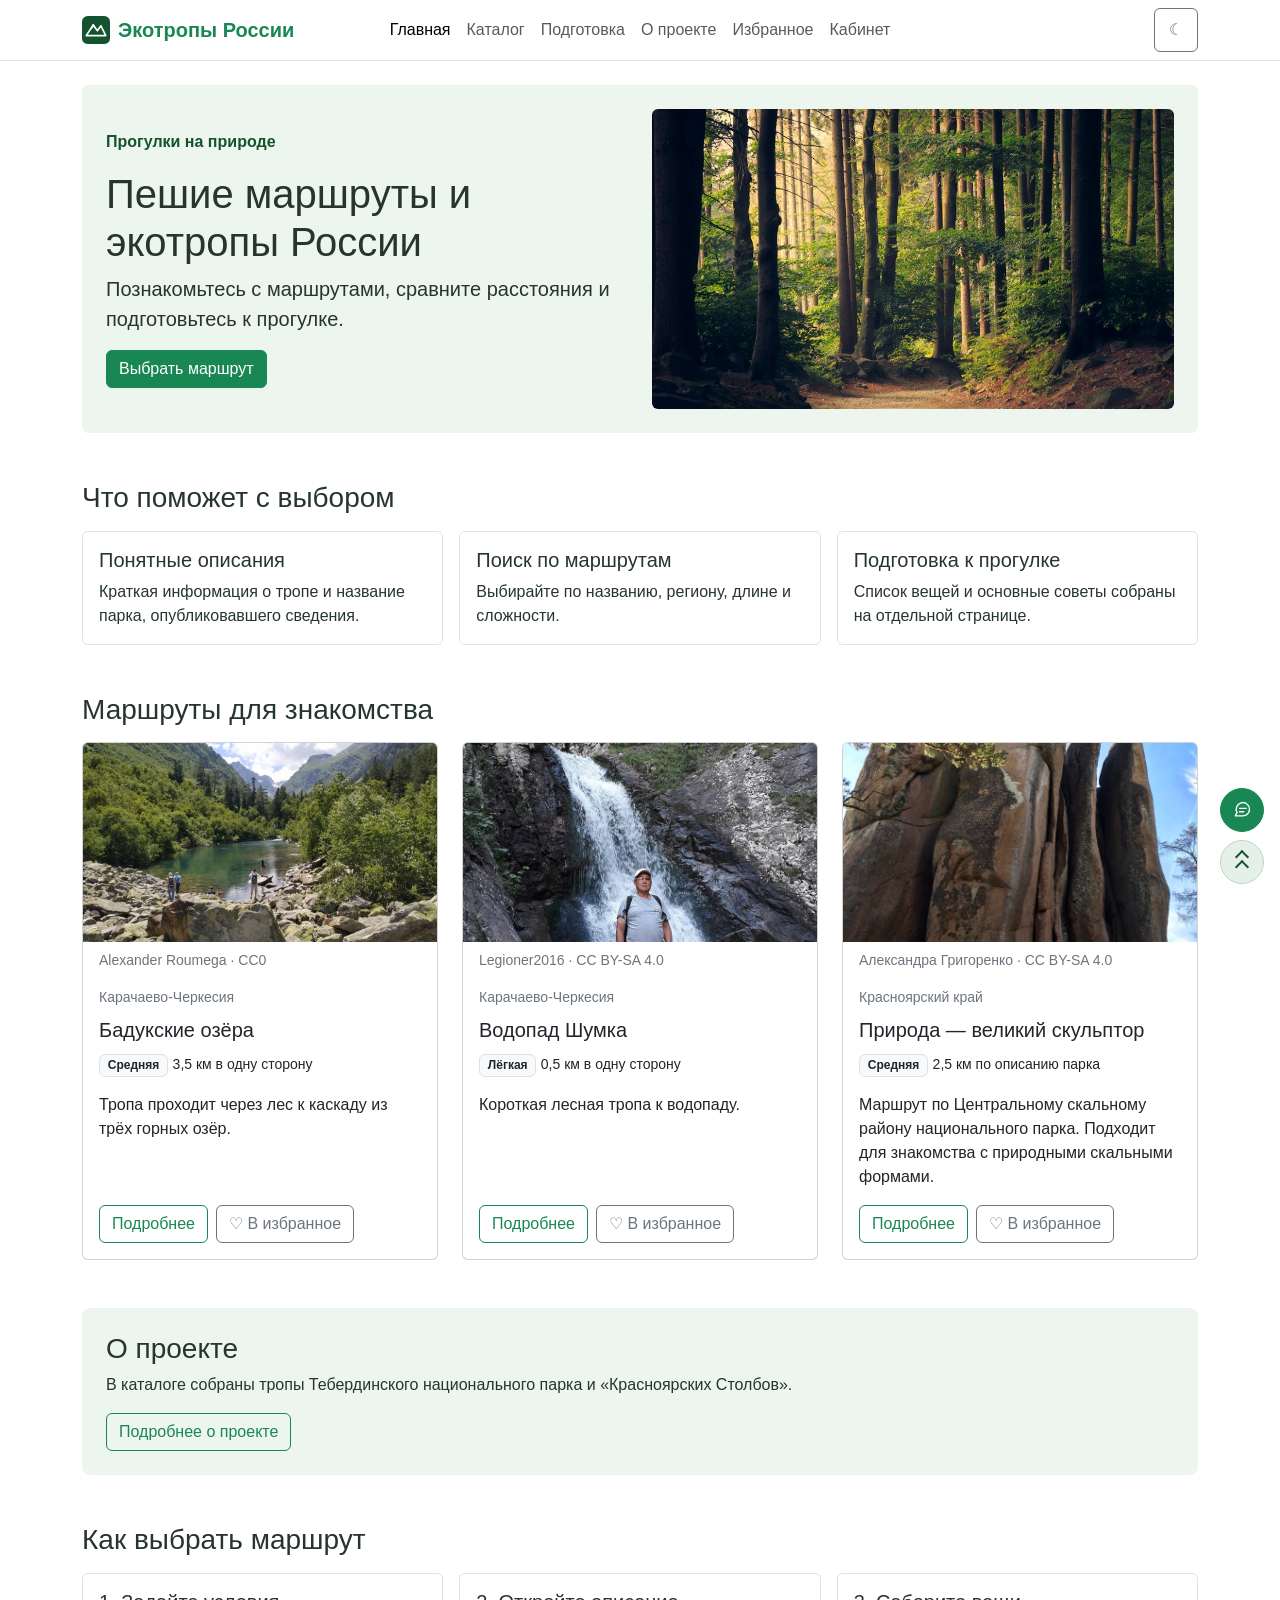
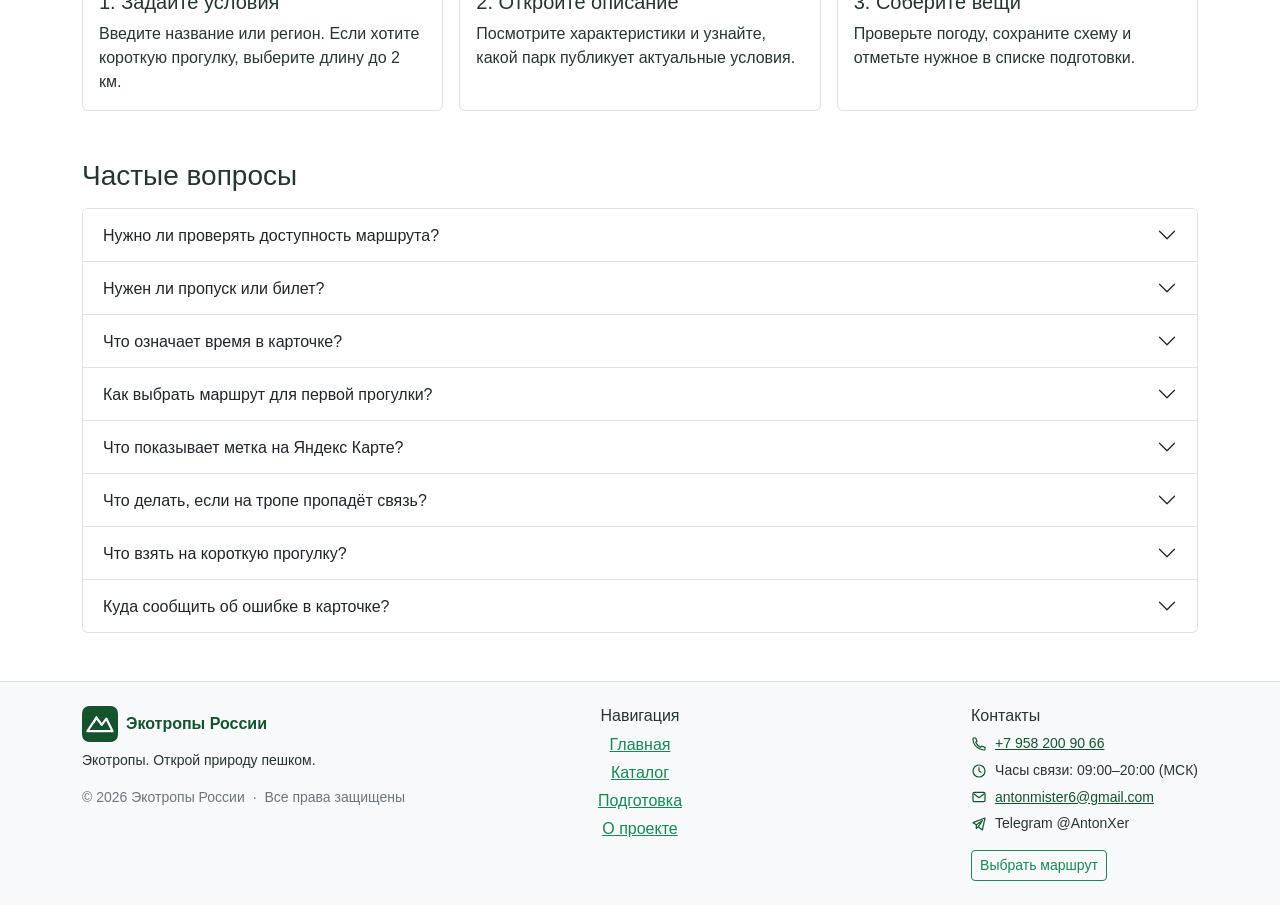
<file: index.html>
<!doctype html>
<html lang="ru">
<head>
  <meta charset="UTF-8">
  <meta name="viewport" content="width=device-width, initial-scale=1">
  <meta name="description" content="Каталог пеших маршрутов и экологических троп России: описание, расстояния и подготовка к прогулке.">
  <title>Главная — Экотропы России</title>
  <script src="js/theme.js?v=20261113"></script>
  <link rel="stylesheet" href="vendor/bootstrap/css/bootstrap.min.css">
  <link rel="stylesheet" href="css/custom.css?v=20261114">
  <script src="vendor/bootstrap/js/bootstrap.bundle.min.js" defer></script>
  <script src="js/routes.js?v=20261114c" defer></script>
  <script src="js/main.js?v=20261113" defer></script>
  <script src="js/profile.js?v=20261113" defer></script>
  <script src="js/help.js?v=20261114b" defer></script>
</head>
<body id="top">
  <a class="visually-hidden-focusable" href="#main">Перейти к содержимому</a>
  <header class="sticky-top bg-body border-bottom">
    <nav class="navbar navbar-expand-lg site-navbar" aria-label="Основная навигация">
      <div class="container">
        <a class="navbar-brand d-inline-flex align-items-center gap-2 fw-bold text-success" href="index.html"><img src="images/logo.svg" width="28" height="28" alt="">Экотропы России</a>
        <button class="navbar-toggler" type="button" data-bs-toggle="collapse" data-bs-target="#site-menu" aria-controls="site-menu" aria-expanded="false" aria-label="Открыть меню"><span class="navbar-toggler-icon"></span></button>
        <div class="collapse navbar-collapse" id="site-menu">
          <ul class="navbar-nav text-center">
            <li class="nav-item"><a class="nav-link active" aria-current="page" href="index.html">Главная</a></li>
            <li class="nav-item"><a class="nav-link" href="catalog.html">Каталог</a></li>
            <li class="nav-item"><a class="nav-link" href="preparation.html">Подготовка</a></li>
            <li class="nav-item"><a class="nav-link" href="about.html">О проекте</a></li>
            <li class="nav-item"><a class="nav-link" href="favorites.html">Избранное</a></li>
            <li class="nav-item"><a class="nav-link" href="account.html">Кабинет</a></li>
          </ul>
        </div>
        <button class="btn btn-outline-secondary theme-toggle" id="theme-toggle" type="button" aria-label="Тёмная тема" disabled><span aria-hidden="true">☾</span></button>
      </div>
    </nav>
  </header>
  <main class="container py-4" id="main">
    <section class="hero p-3 p-md-4 rounded mb-5">
      <div class="row g-4 align-items-center">
        <div class="col-12 col-lg-6"><p class="hero-kicker fw-bold">Прогулки на природе</p><h1>Пешие маршруты и экотропы России</h1><p class="lead">Познакомьтесь с маршрутами, сравните расстояния и подготовьтесь к прогулке.</p><a class="btn btn-success" href="catalog.html">Выбрать маршрут</a></div>
        <div class="col-12 col-lg-6"><img src="images/forest.jpg" class="img-fluid rounded hero-photo" width="900" height="599" alt="Солнечные лучи в зелёном лесу — иллюстрация прогулки на природе"></div>
      </div>
    </section>
    <section class="mb-5" aria-labelledby="advantages"><h2 class="h3 mb-3" id="advantages">Что поможет с выбором</h2><div class="row g-3">
      <div class="col-12 col-md-4"><div class="h-100 border rounded p-3"><h3 class="h5">Понятные описания</h3><p class="mb-0">Краткая информация о тропе и название парка, опубликовавшего сведения.</p></div></div>
      <div class="col-12 col-md-4"><div class="h-100 border rounded p-3"><h3 class="h5">Поиск по маршрутам</h3><p class="mb-0">Выбирайте по названию, региону, длине и сложности.</p></div></div>
      <div class="col-12 col-md-4"><div class="h-100 border rounded p-3"><h3 class="h5">Подготовка к прогулке</h3><p class="mb-0">Список вещей и основные советы собраны на отдельной странице.</p></div></div>
    </div></section>
    <section class="mb-5" aria-labelledby="popular"><h2 class="h3 mb-3" id="popular">Маршруты для знакомства</h2><div class="row g-4"><div class="col-12 col-md-6 col-lg-4 route-item" data-name="бадукские озёра карачаево-черкесия" data-difficulty="medium" data-distance="3.5">
        <article class="card h-100">
          <figure class="mb-0">
            <img class="card-img-top catalog-photo" src="images/baduk.jpg" width="1000" height="562" alt="Первое Бадукское озеро" loading="lazy">
            <figcaption class="small text-secondary px-3 pt-2">Alexander Roumega · CC0</figcaption>
          </figure>
          <div class="card-body d-flex flex-column">
            <p class="small text-secondary mb-2">Карачаево-Черкесия</p>
            <h2 class="card-title h5">Бадукские озёра</h2>
            <p><span class="badge bg-body-tertiary text-body border">Средняя</span> <span class="small">3,5 км в одну сторону</span></p>
            <p class="card-text">Тропа проходит через лес к каскаду из трёх горных озёр.</p>
            <div class="d-flex flex-wrap gap-2 mt-auto">
              <a class="btn btn-outline-success mt-auto align-self-start" href="route.html?id=baduk">Подробнее<span class="visually-hidden">: Бадукские озёра</span></a>
              <button class="btn btn-outline-secondary" type="button" data-favorite="baduk" disabled>♡ В избранное</button>
            </div>
          </div>
        </article>
      </div>
<div class="col-12 col-md-6 col-lg-4 route-item" data-name="водопад шумка карачаево-черкесия" data-difficulty="easy" data-distance="0.5">
        <article class="card h-100">
          <figure class="mb-0">
            <img class="card-img-top catalog-photo" src="images/shumka.jpg" width="750" height="1000" alt="Водопад Шумка" loading="lazy">
            <figcaption class="small text-secondary px-3 pt-2">Legioner2016 · CC BY-SA 4.0</figcaption>
          </figure>
          <div class="card-body d-flex flex-column">
            <p class="small text-secondary mb-2">Карачаево-Черкесия</p>
            <h2 class="card-title h5">Водопад Шумка</h2>
            <p><span class="badge bg-body-tertiary text-body border">Лёгкая</span> <span class="small">0,5 км в одну сторону</span></p>
            <p class="card-text">Короткая лесная тропа к водопаду.</p>
            <div class="d-flex flex-wrap gap-2 mt-auto">
              <a class="btn btn-outline-success mt-auto align-self-start" href="route.html?id=shumka">Подробнее<span class="visually-hidden">: Водопад Шумка</span></a>
              <button class="btn btn-outline-secondary" type="button" data-favorite="shumka" disabled>♡ В избранное</button>
            </div>
          </div>
        </article>
      </div>
<div class="col-12 col-md-6 col-lg-4 route-item" data-name="природа — великий скульптор красноярский край" data-difficulty="medium" data-distance="2.5">
        <article class="card h-100">
          <figure class="mb-0">
            <img class="card-img-top catalog-photo" src="images/feathers.jpg" width="750" height="1000" alt="Скала Перья на маршруте" loading="lazy">
            <figcaption class="small text-secondary px-3 pt-2">Александра Григоренко · CC BY-SA 4.0</figcaption>
          </figure>
          <div class="card-body d-flex flex-column">
            <p class="small text-secondary mb-2">Красноярский край</p>
            <h2 class="card-title h5">Природа — великий скульптор</h2>
            <p><span class="badge bg-body-tertiary text-body border">Средняя</span> <span class="small">2,5 км по описанию парка</span></p>
            <p class="card-text">Маршрут по Центральному скальному району национального парка. Подходит для знакомства с природными скальными формами.</p>
            <div class="d-flex flex-wrap gap-2 mt-auto">
              <a class="btn btn-outline-success mt-auto align-self-start" href="route.html?id=sculptor">Подробнее<span class="visually-hidden">: Природа — великий скульптор</span></a>
              <button class="btn btn-outline-secondary" type="button" data-favorite="sculptor" disabled>♡ В избранное</button>
            </div>
          </div>
        </article>
      </div></div></section>
    <section class="hero rounded-3 p-3 p-md-4 mb-5" aria-labelledby="about-title">
      <h2 class="h3" id="about-title">О проекте</h2>
      <p>В каталоге собраны тропы Тебердинского национального парка и «Красноярских Столбов».</p>
      <a class="btn btn-outline-success" href="about.html">Подробнее о проекте</a>
    </section>
    <section class="mb-5" aria-labelledby="steps-title">
      <h2 class="h3 mb-3" id="steps-title">Как выбрать маршрут</h2>
      <div class="row g-3">
        <div class="col-12 col-md-4"><article class="border rounded p-3 h-100"><h3 class="h5">1. Задайте условия</h3><p class="mb-0">Введите название или регион. Если хотите короткую прогулку, выберите длину до 2 км.</p></article></div>
        <div class="col-12 col-md-4"><article class="border rounded p-3 h-100"><h3 class="h5">2. Откройте описание</h3><p class="mb-0">Посмотрите характеристики и узнайте, какой парк публикует актуальные условия.</p></article></div>
        <div class="col-12 col-md-4"><article class="border rounded p-3 h-100"><h3 class="h5">3. Соберите вещи</h3><p class="mb-0">Проверьте погоду, сохраните схему и отметьте нужное в списке подготовки.</p></article></div>
      </div>
    </section>
    <section class="mb-4" aria-labelledby="faq-title"><h2 class="h3 mb-3" id="faq-title">Частые вопросы</h2><div class="accordion" id="faq">
      <div class="accordion-item">
        <h3 class="accordion-header"><button class="accordion-button collapsed" type="button" data-bs-toggle="collapse" data-bs-target="#faq-one" aria-expanded="false" aria-controls="faq-one">Нужно ли проверять доступность маршрута?</button></h3>
        <div id="faq-one" class="accordion-collapse collapse" data-bs-parent="#faq"><div class="accordion-body">Перед выездом найдите свежие объявления парка о выбранной тропе. Проверьте, открыта ли она на дату поездки, где находится вход и в какое время можно пройти. После непогоды условия могут измениться.</div></div>
      </div>
      <div class="accordion-item">
        <h3 class="accordion-header"><button class="accordion-button collapsed" type="button" data-bs-toggle="collapse" data-bs-target="#faq-permit" aria-expanded="false" aria-controls="faq-permit">Нужен ли пропуск или билет?</button></h3>
        <div id="faq-permit" class="accordion-collapse collapse" data-bs-parent="#faq"><div class="accordion-body">Порядок зависит от парка и маршрута. На сайте парка проверьте, нужно ли оформлять пропуск заранее, как оплатить вход и что предъявить на контрольном пункте. Название парка есть в карточке.</div></div>
      </div>
      <div class="accordion-item">
        <h3 class="accordion-header"><button class="accordion-button collapsed" type="button" data-bs-toggle="collapse" data-bs-target="#faq-two" aria-expanded="false" aria-controls="faq-two">Что означает время в карточке?</button></h3>
        <div id="faq-two" class="accordion-collapse collapse" data-bs-parent="#faq"><div class="accordion-body">Время взято из описания парка. Для Бадукских озёр и водопада Шумка это длительность посещения. Для «Красноярских Столбов» указано время прохождения тропы.</div></div>
      </div>
      <div class="accordion-item">
        <h3 class="accordion-header"><button class="accordion-button collapsed" type="button" data-bs-toggle="collapse" data-bs-target="#faq-difficulty" aria-expanded="false" aria-controls="faq-difficulty">Как выбрать маршрут для первой прогулки?</button></h3>
        <div id="faq-difficulty" class="accordion-collapse collapse" data-bs-parent="#faq"><div class="accordion-body">Начните с короткой тропы и сравните описания: рельеф, подъёмы и состояние покрытия влияют на нагрузку.</div></div>
      </div>
      <div class="accordion-item">
        <h3 class="accordion-header"><button class="accordion-button collapsed" type="button" data-bs-toggle="collapse" data-bs-target="#faq-map" aria-expanded="false" aria-controls="faq-map">Что показывает метка на Яндекс Карте?</button></h3>
        <div id="faq-map" class="accordion-collapse collapse" data-bs-parent="#faq"><div class="accordion-body">Метка показывает точку начала по данным парка. Она помогает найти вход на тропу. Схему всего пути и подъезд к началу заранее уточните у парка.</div></div>
      </div>
      <div class="accordion-item">
        <h3 class="accordion-header"><button class="accordion-button collapsed" type="button" data-bs-toggle="collapse" data-bs-target="#faq-offline" aria-expanded="false" aria-controls="faq-offline">Что делать, если на тропе пропадёт связь?</button></h3>
        <div id="faq-offline" class="accordion-collapse collapse" data-bs-parent="#faq"><div class="accordion-body">Заранее сохраните схему и координаты начала, чтобы открыть их без интернета. Зарядите телефон и сообщите близким, куда идёте и когда планируете вернуться.</div></div>
      </div>
      <div class="accordion-item">
        <h3 class="accordion-header"><button class="accordion-button collapsed" type="button" data-bs-toggle="collapse" data-bs-target="#faq-packing" aria-expanded="false" aria-controls="faq-packing">Что взять на короткую прогулку?</button></h3>
        <div id="faq-packing" class="accordion-collapse collapse" data-bs-parent="#faq"><div class="accordion-body">Возьмите воду, удобную обувь, заряженный телефон и одежду по прогнозу. На странице <a class="link-success" href="preparation.html">«Подготовка»</a> можно отметить собранные вещи.</div></div>
      </div>
      <div class="accordion-item">
        <h3 class="accordion-header"><button class="accordion-button collapsed" type="button" data-bs-toggle="collapse" data-bs-target="#faq-three" aria-expanded="false" aria-controls="faq-three">Куда сообщить об ошибке в карточке?</button></h3>
        <div id="faq-three" class="accordion-collapse collapse" data-bs-parent="#faq"><div class="accordion-body">Напишите автору по контактам в подвале. Укажите название маршрута и уточните, что именно нужно исправить. По вопросам пропусков и доступа обращайтесь в парк.</div></div>
      </div>
    </div></section>
  </main>
  <footer class="bg-body-tertiary border-top py-4" id="contacts">
    <div class="container">
      <div class="footer-layout">
        <div>
          <a class="footer-brand d-inline-flex align-items-center gap-2 fw-bold mb-2" href="index.html"><img src="images/logo.svg" width="36" height="36" alt="">Экотропы России</a>
          <p class="small mb-3">Экотропы. Открой природу пешком.</p>
          <p class="small text-secondary mb-0">© 2026 Экотропы России <span aria-hidden="true" class="mx-1">·</span> Все права защищены</p>
        </div>
        <div class="footer-navigation">
          <h2 class="h6">Навигация</h2>
          <nav aria-label="Навигация в подвале" class="d-flex flex-column align-items-center gap-1">
            <a href="index.html" class="link-success">Главная</a>
            <a href="catalog.html" class="link-success">Каталог</a>
            <a href="preparation.html" class="link-success">Подготовка</a>
            <a href="about.html" class="link-success">О проекте</a>
          </nav>
        </div>
        <div class="footer-contacts">
          <h2 class="h6">Контакты</h2>
          <address class="small mb-3">
            <a class="contact-item" href="tel:+79582009066"><svg class="contact-icon" aria-hidden="true" width="16" height="16"><use href="images/contact-icons.svg#phone"></use></svg>+7 958 200 90 66</a>
            <span class="contact-item"><svg class="contact-icon" aria-hidden="true" width="16" height="16"><use href="images/contact-icons.svg#clock"></use></svg>Часы связи: 09:00–20:00 (МСК)</span>
            <a class="contact-item" href="mailto:antonmister6@gmail.com"><svg class="contact-icon" aria-hidden="true" width="16" height="16"><use href="images/contact-icons.svg#mail"></use></svg>antonmister6@gmail.com</a>
            <span class="contact-item"><svg class="contact-icon" aria-hidden="true" width="16" height="16"><use href="images/contact-icons.svg#telegram"></use></svg>Telegram @AntonXer</span>
          </address>
          <a class="btn btn-outline-success btn-sm" href="catalog.html">Выбрать маршрут</a>
        </div>
      </div>
    </div>
  </footer>
  <a class="back-to-top btn" href="#top" aria-label="Наверх" title="Наверх"><span aria-hidden="true"></span></a>
</body>
</html>
</file>
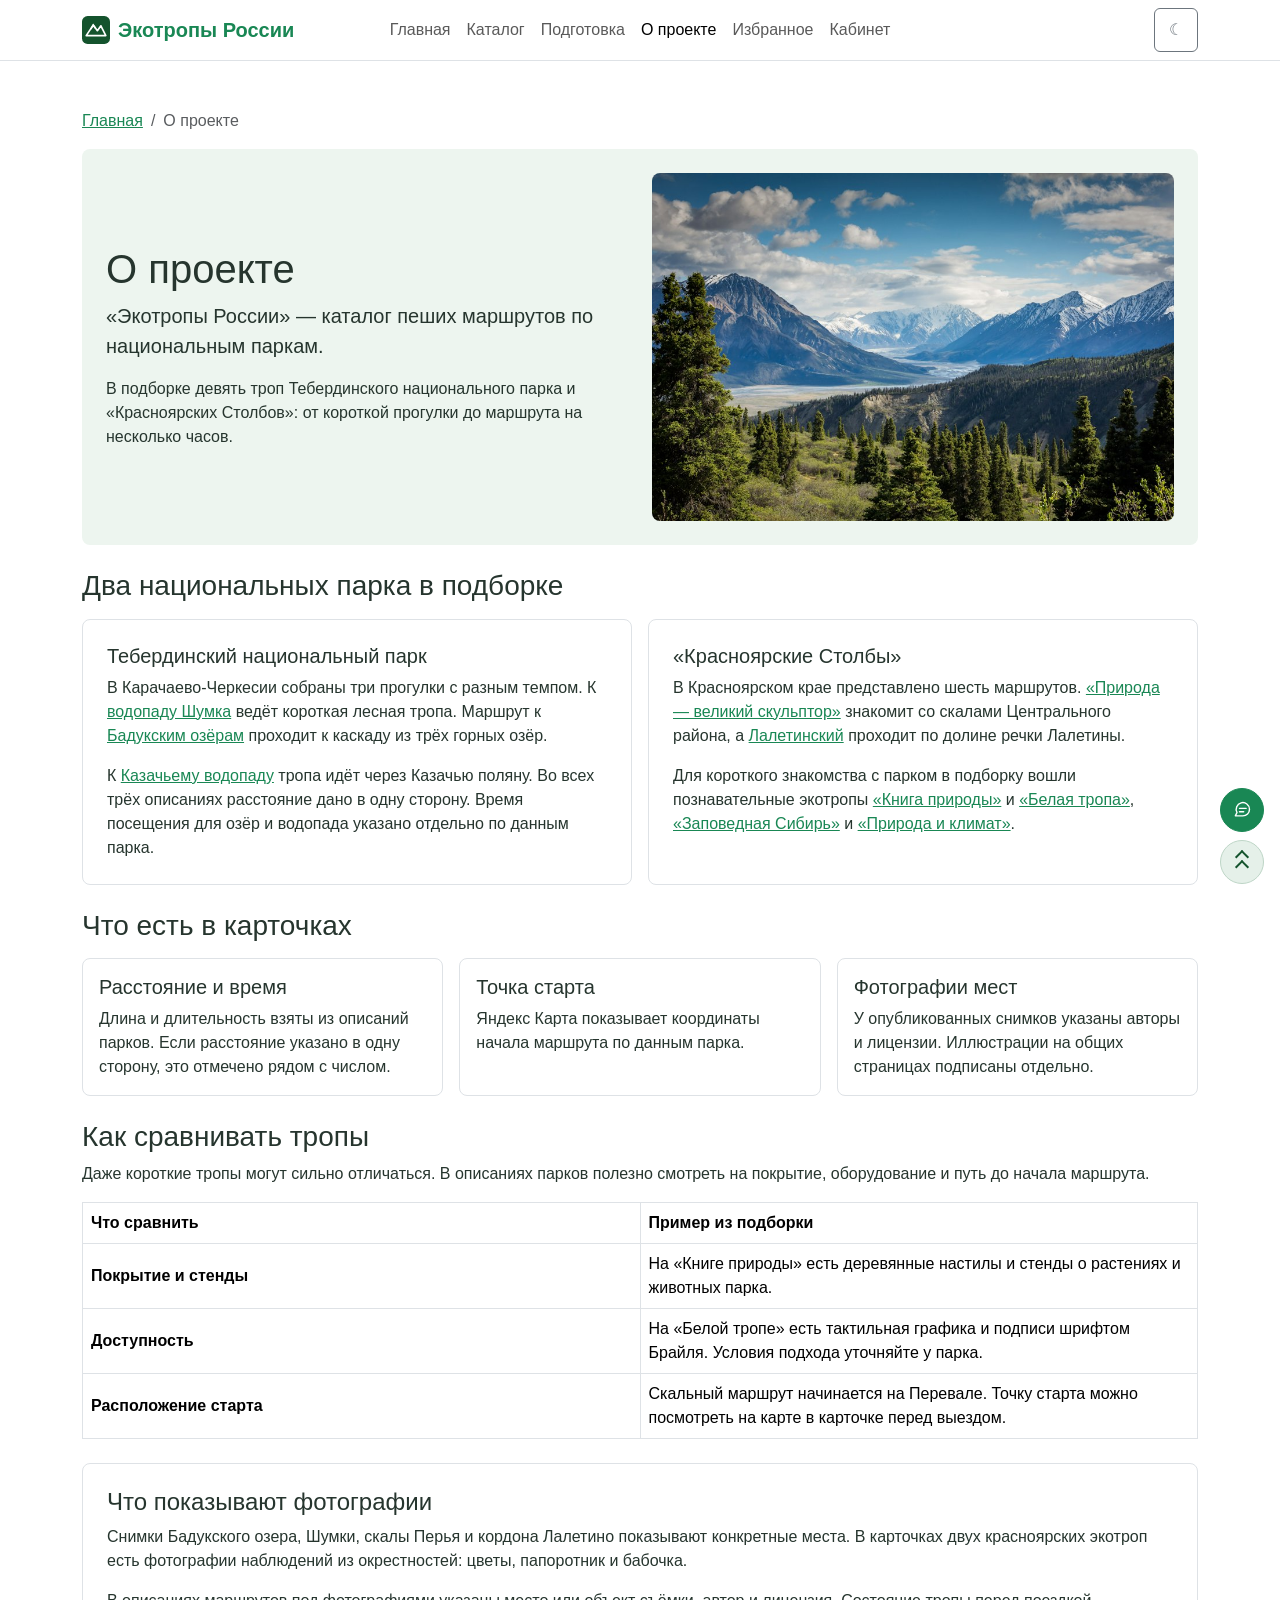
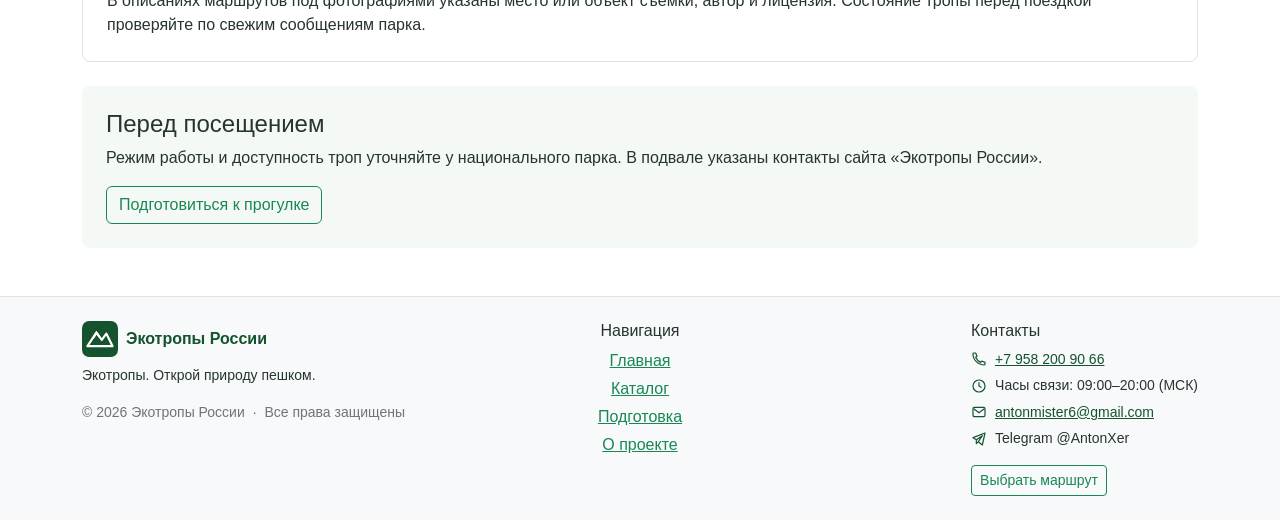
<file: about.html>
<!doctype html>
<html lang="ru">
<head>
  <meta charset="UTF-8">
  <meta name="viewport" content="width=device-width, initial-scale=1">
  <meta name="description" content="О каталоге «Экотропы России», его маршрутах и источниках сведений.">
  <title>О проекте — Экотропы России</title>
  <script src="js/theme.js?v=20261113"></script>
  <link rel="stylesheet" href="vendor/bootstrap/css/bootstrap.min.css">
  <link rel="stylesheet" href="css/custom.css?v=20261114">
  <script src="vendor/bootstrap/js/bootstrap.bundle.min.js" defer></script>
  <script src="js/routes.js?v=20261114c" defer></script>
  <script src="js/main.js?v=20261113" defer></script>
  <script src="js/profile.js?v=20261113" defer></script>
  <script src="js/help.js?v=20261114b" defer></script>
</head>
<body id="top">
  <a class="visually-hidden-focusable" href="#main">Перейти к содержимому</a>
  <header class="sticky-top bg-body border-bottom">
    <nav class="navbar navbar-expand-lg site-navbar" aria-label="Основная навигация">
      <div class="container">
        <a class="navbar-brand d-inline-flex align-items-center gap-2 fw-bold text-success" href="index.html"><img src="images/logo.svg" width="28" height="28" alt="">Экотропы России</a>
        <button class="navbar-toggler" type="button" data-bs-toggle="collapse" data-bs-target="#site-menu" aria-controls="site-menu" aria-expanded="false" aria-label="Открыть меню"><span class="navbar-toggler-icon"></span></button>
        <div class="collapse navbar-collapse" id="site-menu">
          <ul class="navbar-nav text-center">
            <li class="nav-item"><a class="nav-link" href="index.html">Главная</a></li>
            <li class="nav-item"><a class="nav-link" href="catalog.html">Каталог</a></li>
            <li class="nav-item"><a class="nav-link" href="preparation.html">Подготовка</a></li>
            <li class="nav-item"><a class="nav-link active" aria-current="page" href="about.html">О проекте</a></li>
            <li class="nav-item"><a class="nav-link" href="favorites.html">Избранное</a></li>
            <li class="nav-item"><a class="nav-link" href="account.html">Кабинет</a></li>
          </ul>
        </div>
        <button class="btn btn-outline-secondary theme-toggle" id="theme-toggle" type="button" aria-label="Тёмная тема" disabled><span aria-hidden="true">☾</span></button>
      </div>
    </nav>
  </header>
  <main class="container py-4 py-md-5" id="main">
    <nav aria-label="Хлебные крошки">
      <ol class="breadcrumb">
        <li class="breadcrumb-item"><a class="link-success" href="index.html">Главная</a></li>
        <li class="breadcrumb-item active" aria-current="page">О проекте</li>
      </ol>
    </nav>
    <section class="hero rounded-3 p-3 p-md-4 mb-4" aria-labelledby="about-title">
      <div class="row g-4 align-items-center">
        <div class="col-12 col-md-6">
          <h1 id="about-title">О проекте</h1>
          <p class="lead">«Экотропы России» — каталог пеших маршрутов по национальным паркам.</p>
          <p class="mb-0">В подборке девять троп Тебердинского национального парка и «Красноярских Столбов»: от короткой прогулки до маршрута на несколько часов.</p>
        </div>
        <div class="col-12 col-md-6">
          <img src="images/mountains.jpg" class="img-fluid rounded-3" width="900" height="600" alt="Горный пейзаж — иллюстрация к каталогу">
        </div>
      </div>
    </section>
    <section class="mb-4" aria-labelledby="parks-title">
      <h2 class="h3 mb-3" id="parks-title">Два национальных парка в подборке</h2>
      <div class="row g-3">
        <div class="col-12 col-md-6">
          <article class="border rounded-3 h-100 p-3 p-md-4">
            <h3 class="h5">Тебердинский национальный парк</h3>
            <p>В Карачаево-Черкесии собраны три прогулки с разным темпом. К <a class="link-success" href="route.html?id=shumka">водопаду Шумка</a> ведёт короткая лесная тропа. Маршрут к <a class="link-success" href="route.html?id=baduk">Бадукским озёрам</a> проходит к каскаду из трёх горных озёр.</p>
            <p class="mb-0">К <a class="link-success" href="route.html?id=kazachiy">Казачьему водопаду</a> тропа идёт через Казачью поляну. Во всех трёх описаниях расстояние дано в одну сторону. Время посещения для озёр и водопада указано отдельно по данным парка.</p>
          </article>
        </div>
        <div class="col-12 col-md-6">
          <article class="border rounded-3 h-100 p-3 p-md-4">
            <h3 class="h5">«Красноярские Столбы»</h3>
            <p>В Красноярском крае представлено шесть маршрутов. <a class="link-success" href="route.html?id=sculptor">«Природа — великий скульптор»</a> знакомит со скалами Центрального района, а <a class="link-success" href="route.html?id=laleto">Лалетинский</a> проходит по долине речки Лалетины.</p>
            <p class="mb-0">Для короткого знакомства с парком в подборку вошли познавательные экотропы <a class="link-success" href="route.html?id=book">«Книга природы»</a> и <a class="link-success" href="route.html?id=white">«Белая тропа»</a>, <a class="link-success" href="route.html?id=siberia">«Заповедная Сибирь»</a> и <a class="link-success" href="route.html?id=climate">«Природа и климат»</a>.</p>
          </article>
        </div>
      </div>
    </section>
    <section class="mb-4" aria-labelledby="sources-title">
      <h2 class="h3 mb-3" id="sources-title">Что есть в карточках</h2>
      <div class="row g-3">
        <div class="col-12 col-md-4"><article class="border rounded-3 h-100 p-3"><h3 class="h5">Расстояние и время</h3><p class="mb-0">Длина и длительность взяты из описаний парков. Если расстояние указано в одну сторону, это отмечено рядом с числом.</p></article></div>
        <div class="col-12 col-md-4"><article class="border rounded-3 h-100 p-3"><h3 class="h5">Точка старта</h3><p class="mb-0">Яндекс Карта показывает координаты начала маршрута по данным парка.</p></article></div>
        <div class="col-12 col-md-4"><article class="border rounded-3 h-100 p-3"><h3 class="h5">Фотографии мест</h3><p class="mb-0">У опубликованных снимков указаны авторы и лицензии. Иллюстрации на общих страницах подписаны отдельно.</p></article></div>
      </div>
    </section>
    <section class="mb-4" aria-labelledby="examples-title">
      <h2 class="h3" id="examples-title">Как сравнивать тропы</h2>
      <p>Даже короткие тропы могут сильно отличаться. В описаниях парков полезно смотреть на покрытие, оборудование и путь до начала маршрута.</p>
      <div class="table-responsive">
        <table class="table table-bordered align-middle mb-0">
          <thead><tr><th scope="col">Что сравнить</th><th scope="col">Пример из подборки</th></tr></thead>
          <tbody>
            <tr><th scope="row">Покрытие и стенды</th><td>На «Книге природы» есть деревянные настилы и стенды о растениях и животных парка.</td></tr>
            <tr><th scope="row">Доступность</th><td>На «Белой тропе» есть тактильная графика и подписи шрифтом Брайля. Условия подхода уточняйте у парка.</td></tr>
            <tr><th scope="row">Расположение старта</th><td>Скальный маршрут начинается на Перевале. Точку старта можно посмотреть на карте в карточке перед выездом.</td></tr>
          </tbody>
        </table>
      </div>
    </section>

    <section class="border rounded-3 p-3 p-md-4 mb-4" aria-labelledby="photo-source-title">
      <h2 class="h4" id="photo-source-title">Что показывают фотографии</h2>
      <p>Снимки Бадукского озера, Шумки, скалы Перья и кордона Лалетино показывают конкретные места. В карточках двух красноярских экотроп есть фотографии наблюдений из окрестностей: цветы, папоротник и бабочка.</p>
      <p class="mb-0">В описаниях маршрутов под фотографиями указаны место или объект съёмки, автор и лицензия. Состояние тропы перед поездкой проверяйте по свежим сообщениям парка.</p>
    </section>
    <section class="prep-panel rounded-3 p-3 p-md-4" aria-labelledby="visit-title">
      <h2 class="h4" id="visit-title">Перед посещением</h2>
      <p>Режим работы и доступность троп уточняйте у национального парка. В подвале указаны контакты сайта «Экотропы России».</p>
      <a class="btn btn-outline-success" href="preparation.html">Подготовиться к прогулке</a>
    </section>
  </main>
  <footer class="bg-body-tertiary border-top py-4" id="contacts">
    <div class="container">
      <div class="footer-layout">
        <div>
          <a class="footer-brand d-inline-flex align-items-center gap-2 fw-bold mb-2" href="index.html"><img src="images/logo.svg" width="36" height="36" alt="">Экотропы России</a>
          <p class="small mb-3">Экотропы. Открой природу пешком.</p>
          <p class="small text-secondary mb-0">© 2026 Экотропы России <span aria-hidden="true" class="mx-1">·</span> Все права защищены</p>
        </div>
        <div class="footer-navigation">
          <h2 class="h6">Навигация</h2>
          <nav aria-label="Навигация в подвале" class="d-flex flex-column align-items-center gap-1">
            <a href="index.html" class="link-success">Главная</a>
            <a href="catalog.html" class="link-success">Каталог</a>
            <a href="preparation.html" class="link-success">Подготовка</a>
            <a href="about.html" class="link-success">О проекте</a>
          </nav>
        </div>
        <div class="footer-contacts">
          <h2 class="h6">Контакты</h2>
          <address class="small mb-3">
            <a class="contact-item" href="tel:+79582009066"><svg class="contact-icon" aria-hidden="true" width="16" height="16"><use href="images/contact-icons.svg#phone"></use></svg>+7 958 200 90 66</a>
            <span class="contact-item"><svg class="contact-icon" aria-hidden="true" width="16" height="16"><use href="images/contact-icons.svg#clock"></use></svg>Часы связи: 09:00–20:00 (МСК)</span>
            <a class="contact-item" href="mailto:antonmister6@gmail.com"><svg class="contact-icon" aria-hidden="true" width="16" height="16"><use href="images/contact-icons.svg#mail"></use></svg>antonmister6@gmail.com</a>
            <span class="contact-item"><svg class="contact-icon" aria-hidden="true" width="16" height="16"><use href="images/contact-icons.svg#telegram"></use></svg>Telegram @AntonXer</span>
          </address>
          <a class="btn btn-outline-success btn-sm" href="catalog.html">Выбрать маршрут</a>
        </div>
      </div>
    </div>
  </footer>
  <a class="back-to-top btn" href="#top" aria-label="Наверх" title="Наверх"><span aria-hidden="true"></span></a>
</body>
</html>
</file>
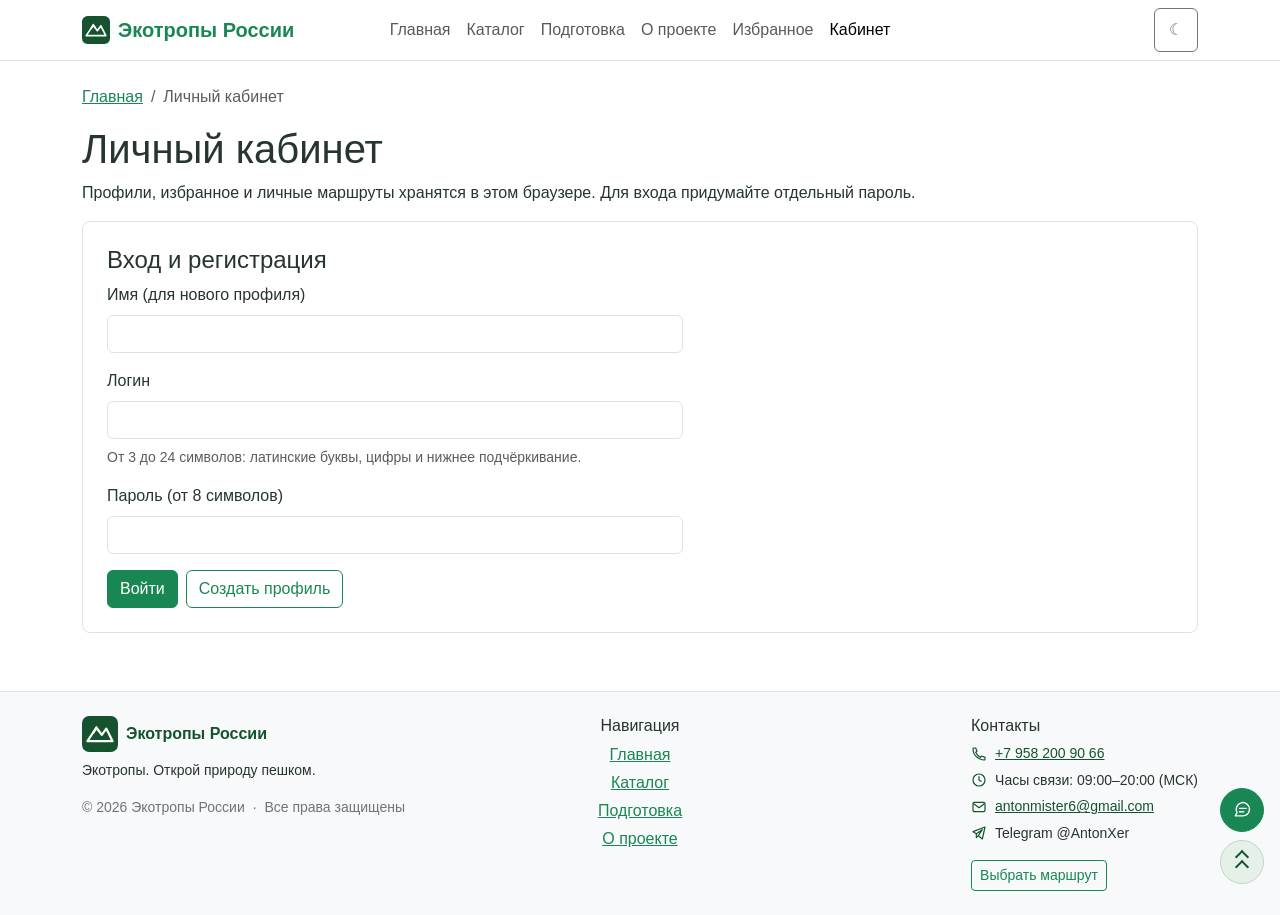
<file: account.html>
<!doctype html>
<html lang="ru">
<head>
  <meta charset="UTF-8">
  <meta name="viewport" content="width=device-width, initial-scale=1">
  <meta name="description" content="Личный кабинет на сайте «Экотропы России».">
  <title>Личный кабинет — Экотропы России</title>
  <script src="js/theme.js?v=20261113"></script>
  <link rel="stylesheet" href="vendor/bootstrap/css/bootstrap.min.css">
  <link rel="stylesheet" href="css/custom.css?v=20261114">
  <script src="vendor/bootstrap/js/bootstrap.bundle.min.js" defer></script>
  <script src="js/routes.js?v=20261114c" defer></script>
  <script src="js/main.js?v=20261113" defer></script>
  <script src="js/profile.js?v=20261113" defer></script>
  <script src="js/help.js?v=20261114b" defer></script>
</head>
<body id="top">
  <a class="visually-hidden-focusable" href="#main">Перейти к содержимому</a>
  <header class="sticky-top bg-body border-bottom">
    <nav class="navbar navbar-expand-lg site-navbar" aria-label="Основная навигация">
      <div class="container">
        <a class="navbar-brand d-inline-flex align-items-center gap-2 fw-bold text-success" href="index.html"><img src="images/logo.svg" width="28" height="28" alt="">Экотропы России</a>
        <button class="navbar-toggler" type="button" data-bs-toggle="collapse" data-bs-target="#site-menu" aria-controls="site-menu" aria-expanded="false" aria-label="Открыть меню"><span class="navbar-toggler-icon"></span></button>
        <div class="collapse navbar-collapse" id="site-menu">
          <ul class="navbar-nav text-center">
            <li class="nav-item"><a class="nav-link" href="index.html">Главная</a></li>
            <li class="nav-item"><a class="nav-link" href="catalog.html">Каталог</a></li>
            <li class="nav-item"><a class="nav-link" href="preparation.html">Подготовка</a></li>
            <li class="nav-item"><a class="nav-link" href="about.html">О проекте</a></li>
            <li class="nav-item"><a class="nav-link" href="favorites.html">Избранное</a></li>
            <li class="nav-item"><a class="nav-link active" aria-current="page" href="account.html">Кабинет</a></li>
          </ul>
        </div>
        <button class="btn btn-outline-secondary theme-toggle" id="theme-toggle" type="button" aria-label="Тёмная тема" disabled><span aria-hidden="true">☾</span></button>
      </div>
    </nav>
  </header>
  <main class="container py-4" id="main">
    <nav aria-label="Хлебные крошки">
      <ol class="breadcrumb">
        <li class="breadcrumb-item"><a class="link-success" href="index.html">Главная</a></li>
        <li class="breadcrumb-item active" aria-current="page">Личный кабинет</li>
      </ol>
    </nav>
    <h1>Личный кабинет</h1>
    <p>Профили, избранное и личные маршруты хранятся в этом браузере. Для входа придумайте отдельный пароль.</p>
    <noscript><p class="alert alert-warning">Для входа в кабинет включите JavaScript.</p></noscript>
    <p id="account-message" class="text-body-secondary" role="status"></p>
    <section id="account-auth" class="border rounded-3 p-3 p-md-4" hidden>
      <h2 class="h4">Вход и регистрация</h2>
      <form class="profile-form">
        <label class="form-label" for="account-name">Имя (для нового профиля)</label>
        <input class="form-control mb-3" id="account-name" name="displayName" maxlength="60">
        <label class="form-label" for="account-login">Логин</label>
        <input class="form-control mb-2" id="account-login" name="login" pattern="[A-Za-z0-9_]{3,24}" maxlength="24" autocomplete="username" aria-describedby="login-hint" required>
        <p class="form-text mb-3" id="login-hint">От 3 до 24 символов: латинские буквы, цифры и нижнее подчёркивание.</p>
        <label class="form-label" for="account-password">Пароль (от 8 символов)</label>
        <input class="form-control mb-3" type="password" id="account-password" name="password" minlength="8" maxlength="120" required>
        <div class="d-flex flex-wrap gap-2">
          <button class="btn btn-success" type="submit" value="login">Войти</button>
          <button class="btn btn-outline-success" type="submit" value="register">Создать профиль</button>
        </div>
      </form>
    </section>

    <div id="account-profile" hidden>
      <div class="d-flex flex-wrap align-items-center gap-3 mb-4">
        <p class="lead mb-0">Профиль <strong id="profile-name"></strong></p>
        <a class="btn btn-outline-success" href="favorites.html">Моё избранное</a>
        <button class="btn btn-outline-secondary" id="account-logout" type="button">Выйти</button>
      </div>
      <section class="prep-panel border rounded-3 p-3 p-md-4 mb-4" aria-labelledby="wizard-title">
        <h2 class="h4" id="wizard-title">Добавить личный маршрут</h2>
        <p class="small text-body-secondary" id="wizard-step" aria-live="polite">1 / 3 · Сведения о маршруте</p>
        <form id="personal-wizard" class="profile-form">
          <fieldset>
            <label class="form-label" for="personal-title">Название</label>
            <input class="form-control mb-3" id="personal-title" name="title" type="text" maxlength="80" required>
            <label class="form-label" for="personal-region">Регион или ближайший город</label>
            <input class="form-control mb-3" id="personal-region" name="region" type="text" maxlength="80" required>
            <label class="form-label" for="personal-distance">Длина, км</label>
            <input class="form-control mb-3" id="personal-distance" name="distance" type="number" inputmode="decimal" min="0.01" max="9999" step="0.01" required>
            <button class="btn btn-success" type="button" data-next>Далее</button>
          </fieldset>
          <fieldset hidden disabled>
            <label class="form-label" for="personal-description">Описание</label>
            <textarea class="form-control mb-3" id="personal-description" name="description" rows="4" maxlength="1200" placeholder="Где начинается тропа и что встретится по пути?" required></textarea>
            <button class="btn btn-outline-secondary" type="button" data-previous="0">Назад</button>
            <button class="btn btn-success" type="button" data-preview>Предпросмотр</button>
          </fieldset>
          <fieldset hidden disabled>
            <div class="border rounded-3 p-3 mb-3">
              <h3 class="h5" data-preview-title></h3>
              <p class="small text-body-secondary" data-preview-meta></p>
              <p class="mb-0 personal-description" data-preview-description></p>
            </div>
            <button class="btn btn-outline-secondary" type="button" data-previous="1">Назад</button>
            <button class="btn btn-success" type="submit">Сохранить маршрут</button>
          </fieldset>
        </form>
        <p id="personal-status" class="mb-0 mt-2" role="status"></p>
      </section>
      <section aria-labelledby="personal-list-title">
        <h2 class="h4" id="personal-list-title">Мои маршруты</h2>
        <p id="personal-empty">Здесь появятся сохранённые маршруты.</p>
        <div class="row g-3" id="personal-list"></div>
        <template id="personal-template">
          <div class="col-12 col-md-6">
            <article class="card h-100"><div class="card-body">
              <h3 class="h5"></h3>
              <p class="small text-body-secondary" data-personal-meta></p>
              <p class="personal-description" data-personal-description></p>
              <button class="btn btn-sm btn-outline-secondary" type="button">Удалить</button>
            </div></article>
          </div>
        </template>
      </section>
    </div>
  </main>
  <footer class="bg-body-tertiary border-top py-4" id="contacts">
    <div class="container">
      <div class="footer-layout">
        <div>
          <a class="footer-brand d-inline-flex align-items-center gap-2 fw-bold mb-2" href="index.html"><img src="images/logo.svg" width="36" height="36" alt="">Экотропы России</a>
          <p class="small mb-3">Экотропы. Открой природу пешком.</p>
          <p class="small text-secondary mb-0">© 2026 Экотропы России <span aria-hidden="true" class="mx-1">·</span> Все права защищены</p>
        </div>
        <div class="footer-navigation">
          <h2 class="h6">Навигация</h2>
          <nav aria-label="Навигация в подвале" class="d-flex flex-column align-items-center gap-1">
            <a href="index.html" class="link-success">Главная</a>
            <a href="catalog.html" class="link-success">Каталог</a>
            <a href="preparation.html" class="link-success">Подготовка</a>
            <a href="about.html" class="link-success">О проекте</a>
          </nav>
        </div>
        <div class="footer-contacts">
          <h2 class="h6">Контакты</h2>
          <address class="small mb-3">
            <a class="contact-item" href="tel:+79582009066"><svg class="contact-icon" aria-hidden="true" width="16" height="16"><use href="images/contact-icons.svg#phone"></use></svg>+7 958 200 90 66</a>
            <span class="contact-item"><svg class="contact-icon" aria-hidden="true" width="16" height="16"><use href="images/contact-icons.svg#clock"></use></svg>Часы связи: 09:00–20:00 (МСК)</span>
            <a class="contact-item" href="mailto:antonmister6@gmail.com"><svg class="contact-icon" aria-hidden="true" width="16" height="16"><use href="images/contact-icons.svg#mail"></use></svg>antonmister6@gmail.com</a>
            <span class="contact-item"><svg class="contact-icon" aria-hidden="true" width="16" height="16"><use href="images/contact-icons.svg#telegram"></use></svg>Telegram @AntonXer</span>
          </address>
          <a class="btn btn-outline-success btn-sm" href="catalog.html">Выбрать маршрут</a>
        </div>
      </div>
    </div>
  </footer>
  <a class="back-to-top btn" href="#top" aria-label="Наверх" title="Наверх"><span aria-hidden="true"></span></a>
</body>
</html>
</file>
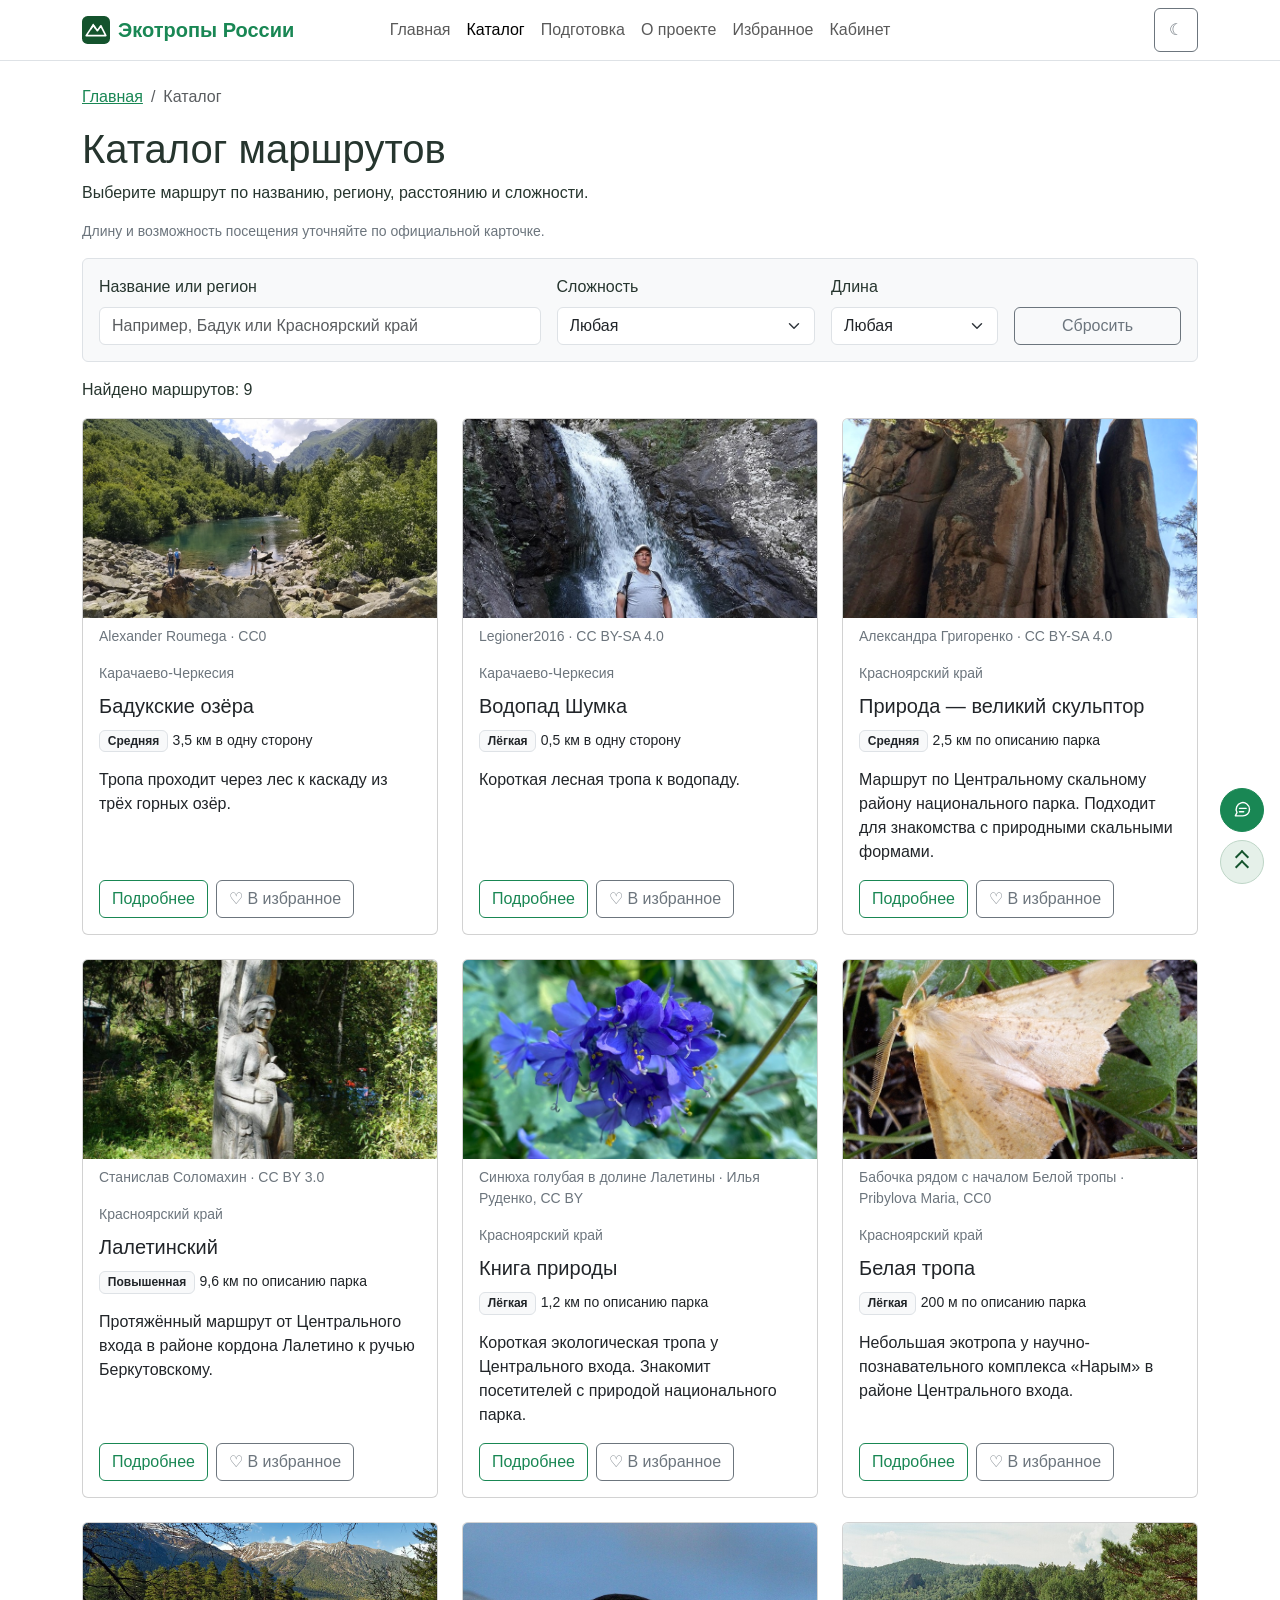
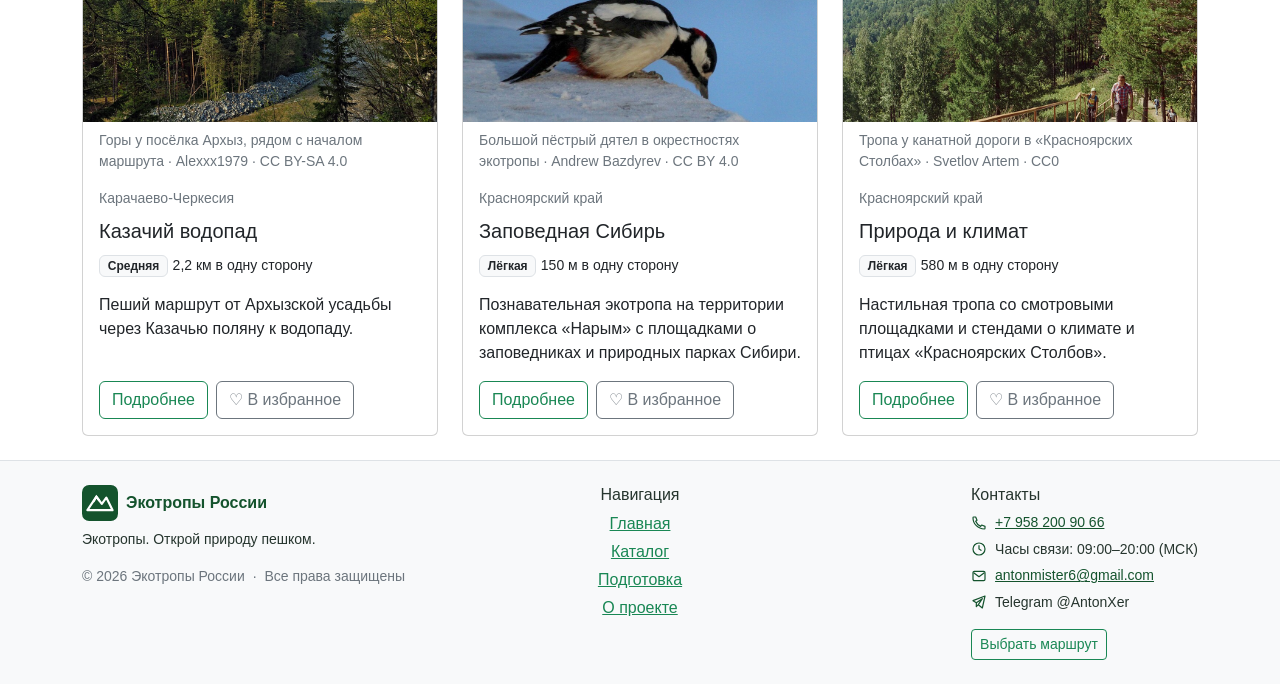
<file: catalog.html>
<!doctype html>
<html lang="ru">
<head>
  <meta charset="UTF-8">
  <meta name="viewport" content="width=device-width, initial-scale=1">
  <meta name="description" content="Девять маршрутов национальных парков с поиском и фильтрами по длине и условной сложности.">
  <title>Каталог маршрутов — Экотропы России</title>
  <script src="js/theme.js?v=20261113"></script>
  <link rel="stylesheet" href="vendor/bootstrap/css/bootstrap.min.css">
  <link rel="stylesheet" href="css/custom.css?v=20261114">
  <script src="vendor/bootstrap/js/bootstrap.bundle.min.js" defer></script>
  <script src="js/routes.js?v=20261114c" defer></script>
  <script src="js/main.js?v=20261113" defer></script>
  <script src="js/profile.js?v=20261113" defer></script>
  <script src="js/help.js?v=20261114b" defer></script>
</head>
<body id="top">
  <a class="visually-hidden-focusable" href="#main">Перейти к содержимому</a>
  <header class="sticky-top bg-body border-bottom">
    <nav class="navbar navbar-expand-lg site-navbar" aria-label="Основная навигация">
      <div class="container">
        <a class="navbar-brand d-inline-flex align-items-center gap-2 fw-bold text-success" href="index.html"><img src="images/logo.svg" width="28" height="28" alt="">Экотропы России</a>
        <button class="navbar-toggler" type="button" data-bs-toggle="collapse" data-bs-target="#site-menu" aria-controls="site-menu" aria-expanded="false" aria-label="Открыть меню"><span class="navbar-toggler-icon"></span></button>
        <div class="collapse navbar-collapse" id="site-menu">
          <ul class="navbar-nav text-center">
            <li class="nav-item"><a class="nav-link" href="index.html">Главная</a></li>
            <li class="nav-item"><a class="nav-link active" aria-current="page" href="catalog.html">Каталог</a></li>
            <li class="nav-item"><a class="nav-link" href="preparation.html">Подготовка</a></li>
            <li class="nav-item"><a class="nav-link" href="about.html">О проекте</a></li>
            <li class="nav-item"><a class="nav-link" href="favorites.html">Избранное</a></li>
            <li class="nav-item"><a class="nav-link" href="account.html">Кабинет</a></li>
          </ul>
        </div>
        <button class="btn btn-outline-secondary theme-toggle" id="theme-toggle" type="button" aria-label="Тёмная тема" disabled><span aria-hidden="true">☾</span></button>
      </div>
    </nav>
  </header>
  <main class="container py-4" id="main">
    <nav aria-label="Хлебные крошки">
      <ol class="breadcrumb">
        <li class="breadcrumb-item"><a class="link-success" href="index.html">Главная</a></li>
        <li class="breadcrumb-item active" aria-current="page">Каталог</li>
      </ol>
    </nav>
    <h1>Каталог маршрутов</h1>
    <p>Выберите маршрут по названию, региону, расстоянию и сложности.</p>
    <p class="small text-secondary">Длину и возможность посещения уточняйте по официальной карточке.</p>
    <noscript><p class="alert alert-warning">Для поиска и фильтров включите JavaScript. Все маршруты доступны ниже, страница описания требует JavaScript.</p></noscript>
    <form id="filters" class="bg-body-tertiary border rounded p-3 mb-3" role="search" aria-label="Поиск маршрутов">
      <div class="row g-3 align-items-end">
        <div class="col-12 col-lg-5"><label class="form-label" for="search">Название или регион</label><input class="form-control" id="search" name="search" type="search" placeholder="Например, Бадук или Красноярский край" disabled></div>
        <div class="col-12 col-md-4 col-lg-3"><label class="form-label" for="difficulty">Сложность</label><select class="form-select" id="difficulty" name="difficulty" disabled><option value="">Любая</option><option value="easy">Лёгкая</option><option value="medium">Средняя</option><option value="hard">Повышенная</option></select></div>
        <div class="col-12 col-md-4 col-lg-2"><label class="form-label" for="distance">Длина</label><select class="form-select" id="distance" name="distance" disabled><option value="">Любая</option><option value="short">До 2 км</option><option value="long">Больше 2 км</option></select></div>
        <div class="col-12 col-md-4 col-lg-2"><button class="btn btn-outline-secondary w-100" type="reset" disabled>Сбросить</button></div>
      </div>
    </form>
    <p id="results-count" role="status">Найдено маршрутов: 9</p>
    <div class="alert alert-info" id="empty-results" hidden>По вашему запросу ничего не найдено. Измените условия или нажмите «Сбросить».</div>
    <div class="row g-4" id="routes"><div class="col-12 col-md-6 col-lg-4 route-item" data-name="бадукские озёра карачаево-черкесия" data-difficulty="medium" data-distance="3.5">
        <article class="card h-100">
          <figure class="mb-0">
            <img class="card-img-top catalog-photo" src="images/baduk.jpg" width="1000" height="562" alt="Первое Бадукское озеро" loading="lazy">
            <figcaption class="small text-secondary px-3 pt-2">Alexander Roumega · CC0</figcaption>
          </figure>
          <div class="card-body d-flex flex-column">
            <p class="small text-secondary mb-2">Карачаево-Черкесия</p>
            <h2 class="card-title h5">Бадукские озёра</h2>
            <p><span class="badge bg-body-tertiary text-body border">Средняя</span> <span class="small">3,5 км в одну сторону</span></p>
            <p class="card-text">Тропа проходит через лес к каскаду из трёх горных озёр.</p>
            <div class="d-flex flex-wrap gap-2 mt-auto">
              <a class="btn btn-outline-success mt-auto align-self-start" href="route.html?id=baduk">Подробнее<span class="visually-hidden">: Бадукские озёра</span></a>
              <button class="btn btn-outline-secondary" type="button" data-favorite="baduk" disabled>♡ В избранное</button>
            </div>
          </div>
        </article>
      </div>
<div class="col-12 col-md-6 col-lg-4 route-item" data-name="водопад шумка карачаево-черкесия" data-difficulty="easy" data-distance="0.5">
        <article class="card h-100">
          <figure class="mb-0">
            <img class="card-img-top catalog-photo" src="images/shumka.jpg" width="750" height="1000" alt="Водопад Шумка" loading="lazy">
            <figcaption class="small text-secondary px-3 pt-2">Legioner2016 · CC BY-SA 4.0</figcaption>
          </figure>
          <div class="card-body d-flex flex-column">
            <p class="small text-secondary mb-2">Карачаево-Черкесия</p>
            <h2 class="card-title h5">Водопад Шумка</h2>
            <p><span class="badge bg-body-tertiary text-body border">Лёгкая</span> <span class="small">0,5 км в одну сторону</span></p>
            <p class="card-text">Короткая лесная тропа к водопаду.</p>
            <div class="d-flex flex-wrap gap-2 mt-auto">
              <a class="btn btn-outline-success mt-auto align-self-start" href="route.html?id=shumka">Подробнее<span class="visually-hidden">: Водопад Шумка</span></a>
              <button class="btn btn-outline-secondary" type="button" data-favorite="shumka" disabled>♡ В избранное</button>
            </div>
          </div>
        </article>
      </div>
<div class="col-12 col-md-6 col-lg-4 route-item" data-name="природа — великий скульптор красноярский край" data-difficulty="medium" data-distance="2.5">
        <article class="card h-100">
          <figure class="mb-0">
            <img class="card-img-top catalog-photo" src="images/feathers.jpg" width="750" height="1000" alt="Скала Перья на маршруте" loading="lazy">
            <figcaption class="small text-secondary px-3 pt-2">Александра Григоренко · CC BY-SA 4.0</figcaption>
          </figure>
          <div class="card-body d-flex flex-column">
            <p class="small text-secondary mb-2">Красноярский край</p>
            <h2 class="card-title h5">Природа — великий скульптор</h2>
            <p><span class="badge bg-body-tertiary text-body border">Средняя</span> <span class="small">2,5 км по описанию парка</span></p>
            <p class="card-text">Маршрут по Центральному скальному району национального парка. Подходит для знакомства с природными скальными формами.</p>
            <div class="d-flex flex-wrap gap-2 mt-auto">
              <a class="btn btn-outline-success mt-auto align-self-start" href="route.html?id=sculptor">Подробнее<span class="visually-hidden">: Природа — великий скульптор</span></a>
              <button class="btn btn-outline-secondary" type="button" data-favorite="sculptor" disabled>♡ В избранное</button>
            </div>
          </div>
        </article>
      </div>
<div class="col-12 col-md-6 col-lg-4 route-item" data-name="лалетинский красноярский край" data-difficulty="hard" data-distance="9.6">
        <article class="card h-100">
          <figure class="mb-0">
            <img class="card-img-top catalog-photo" src="images/laleto.jpg" width="788" height="1000" alt="Деревянная скульптура у кордона Лалетино" loading="lazy">
            <figcaption class="small text-secondary px-3 pt-2">Станислав Соломахин · CC BY 3.0</figcaption>
          </figure>
          <div class="card-body d-flex flex-column">
            <p class="small text-secondary mb-2">Красноярский край</p>
            <h2 class="card-title h5">Лалетинский</h2>
            <p><span class="badge bg-body-tertiary text-body border">Повышенная</span> <span class="small">9,6 км по описанию парка</span></p>
            <p class="card-text">Протяжённый маршрут от Центрального входа в районе кордона Лалетино к ручью Беркутовскому.</p>
            <div class="d-flex flex-wrap gap-2 mt-auto">
              <a class="btn btn-outline-success mt-auto align-self-start" href="route.html?id=laleto">Подробнее<span class="visually-hidden">: Лалетинский</span></a>
              <button class="btn btn-outline-secondary" type="button" data-favorite="laleto" disabled>♡ В избранное</button>
            </div>
          </div>
        </article>
      </div>
<div class="col-12 col-md-6 col-lg-4 route-item" data-name="книга природы красноярский край" data-difficulty="easy" data-distance="1.2">
        <article class="card h-100">
          <figure class="mb-0">
            <img class="card-img-top catalog-photo" src="images/book.jpg" width="768" height="1024" alt="Синюха голубая в долине Лалетины" loading="lazy">
            <figcaption class="small text-secondary px-3 pt-2">Синюха голубая в долине Лалетины · Илья Руденко, CC BY</figcaption>
          </figure>
          <div class="card-body d-flex flex-column">
            <p class="small text-secondary mb-2">Красноярский край</p>
            <h2 class="card-title h5">Книга природы</h2>
            <p><span class="badge bg-body-tertiary text-body border">Лёгкая</span> <span class="small">1,2 км по описанию парка</span></p>
            <p class="card-text">Короткая экологическая тропа у Центрального входа. Знакомит посетителей с природой национального парка.</p>
            <div class="d-flex flex-wrap gap-2 mt-auto">
              <a class="btn btn-outline-success mt-auto align-self-start" href="route.html?id=book">Подробнее<span class="visually-hidden">: Книга природы</span></a>
              <button class="btn btn-outline-secondary" type="button" data-favorite="book" disabled>♡ В избранное</button>
            </div>
          </div>
        </article>
      </div>
<div class="col-12 col-md-6 col-lg-4 route-item" data-name="белая тропа красноярский край" data-difficulty="easy" data-distance="0.2">
        <article class="card h-100">
          <figure class="mb-0">
            <img class="card-img-top catalog-photo" src="images/white.jpg" width="768" height="1024" alt="Бабочка рядом с началом Белой тропы" loading="lazy">
            <figcaption class="small text-secondary px-3 pt-2">Бабочка рядом с началом Белой тропы · Pribylova Maria, CC0</figcaption>
          </figure>
          <div class="card-body d-flex flex-column">
            <p class="small text-secondary mb-2">Красноярский край</p>
            <h2 class="card-title h5">Белая тропа</h2>
            <p><span class="badge bg-body-tertiary text-body border">Лёгкая</span> <span class="small">200 м по описанию парка</span></p>
            <p class="card-text">Небольшая экотропа у научно-познавательного комплекса «Нарым» в районе Центрального входа.</p>
            <div class="d-flex flex-wrap gap-2 mt-auto">
              <a class="btn btn-outline-success mt-auto align-self-start" href="route.html?id=white">Подробнее<span class="visually-hidden">: Белая тропа</span></a>
              <button class="btn btn-outline-secondary" type="button" data-favorite="white" disabled>♡ В избранное</button>
            </div>
          </div>
        </article>
      </div>
      <div class="col-12 col-md-6 col-lg-4 route-item" data-name="казачий водопад карачаево-черкесия" data-difficulty="medium" data-distance="2.2">
        <article class="card h-100">
          <figure class="mb-0">
            <img class="card-img-top catalog-photo" src="images/arkhyz-mountains.jpg" width="960" height="640" alt="Горы у посёлка Архыз, рядом с началом маршрута" loading="lazy">
            <figcaption class="small text-secondary px-3 pt-2">Горы у посёлка Архыз, рядом с началом маршрута · Alexxx1979 · CC BY-SA 4.0</figcaption>
          </figure>
          <div class="card-body d-flex flex-column">
            <p class="small text-secondary mb-2">Карачаево-Черкесия</p>
            <h2 class="card-title h5">Казачий водопад</h2>
            <p><span class="badge bg-body-tertiary text-body border">Средняя</span> <span class="small">2,2 км в одну сторону</span></p>
            <p class="card-text">Пеший маршрут от Архызской усадьбы через Казачью поляну к водопаду.</p>
            <div class="d-flex flex-wrap gap-2 mt-auto">
              <a class="btn btn-outline-success mt-auto align-self-start" href="route.html?id=kazachiy">Подробнее<span class="visually-hidden">: Казачий водопад</span></a>
              <button class="btn btn-outline-secondary" type="button" data-favorite="kazachiy" disabled>♡ В избранное</button>
            </div>
          </div>
        </article>
      </div>
      <div class="col-12 col-md-6 col-lg-4 route-item" data-name="заповедная сибирь красноярский край" data-difficulty="easy" data-distance="0.15">
        <article class="card h-100">
          <figure class="mb-0">
            <img class="card-img-top catalog-photo" src="images/siberia.jpg" width="960" height="720" alt="Большой пёстрый дятел в окрестностях экотропы" loading="lazy">
            <figcaption class="small text-secondary px-3 pt-2">Большой пёстрый дятел в окрестностях экотропы · Andrew Bazdyrev · CC BY 4.0</figcaption>
          </figure>
          <div class="card-body d-flex flex-column">
            <p class="small text-secondary mb-2">Красноярский край</p>
            <h2 class="card-title h5">Заповедная Сибирь</h2>
            <p><span class="badge bg-body-tertiary text-body border">Лёгкая</span> <span class="small">150 м в одну сторону</span></p>
            <p class="card-text">Познавательная экотропа на территории комплекса «Нарым» с площадками о заповедниках и природных парках Сибири.</p>
            <div class="d-flex flex-wrap gap-2 mt-auto">
              <a class="btn btn-outline-success mt-auto align-self-start" href="route.html?id=siberia">Подробнее<span class="visually-hidden">: Заповедная Сибирь</span></a>
              <button class="btn btn-outline-secondary" type="button" data-favorite="siberia" disabled>♡ В избранное</button>
            </div>
          </div>
        </article>
      </div>
      <div class="col-12 col-md-6 col-lg-4 route-item" data-name="природа и климат красноярский край" data-difficulty="easy" data-distance="0.58">
        <article class="card h-100">
          <figure class="mb-0">
            <img class="card-img-top catalog-photo" src="images/climate-trail.jpg" width="960" height="636" alt="Тропа у канатной дороги в «Красноярских Столбах»" loading="lazy">
            <figcaption class="small text-secondary px-3 pt-2">Тропа у канатной дороги в «Красноярских Столбах» · Svetlov Artem · CC0</figcaption>
          </figure>
          <div class="card-body d-flex flex-column">
            <p class="small text-secondary mb-2">Красноярский край</p>
            <h2 class="card-title h5">Природа и климат</h2>
            <p><span class="badge bg-body-tertiary text-body border">Лёгкая</span> <span class="small">580 м в одну сторону</span></p>
            <p class="card-text">Настильная тропа со смотровыми площадками и стендами о климате и птицах «Красноярских Столбов».</p>
            <div class="d-flex flex-wrap gap-2 mt-auto">
              <a class="btn btn-outline-success mt-auto align-self-start" href="route.html?id=climate">Подробнее<span class="visually-hidden">: Природа и климат</span></a>
              <button class="btn btn-outline-secondary" type="button" data-favorite="climate" disabled>♡ В избранное</button>
            </div>
          </div>
        </article>
      </div>
    </div>
  </main>
  <footer class="bg-body-tertiary border-top py-4" id="contacts">
    <div class="container">
      <div class="footer-layout">
        <div>
          <a class="footer-brand d-inline-flex align-items-center gap-2 fw-bold mb-2" href="index.html"><img src="images/logo.svg" width="36" height="36" alt="">Экотропы России</a>
          <p class="small mb-3">Экотропы. Открой природу пешком.</p>
          <p class="small text-secondary mb-0">© 2026 Экотропы России <span aria-hidden="true" class="mx-1">·</span> Все права защищены</p>
        </div>
        <div class="footer-navigation">
          <h2 class="h6">Навигация</h2>
          <nav aria-label="Навигация в подвале" class="d-flex flex-column align-items-center gap-1">
            <a href="index.html" class="link-success">Главная</a>
            <a href="catalog.html" class="link-success">Каталог</a>
            <a href="preparation.html" class="link-success">Подготовка</a>
            <a href="about.html" class="link-success">О проекте</a>
          </nav>
        </div>
        <div class="footer-contacts">
          <h2 class="h6">Контакты</h2>
          <address class="small mb-3">
            <a class="contact-item" href="tel:+79582009066"><svg class="contact-icon" aria-hidden="true" width="16" height="16"><use href="images/contact-icons.svg#phone"></use></svg>+7 958 200 90 66</a>
            <span class="contact-item"><svg class="contact-icon" aria-hidden="true" width="16" height="16"><use href="images/contact-icons.svg#clock"></use></svg>Часы связи: 09:00–20:00 (МСК)</span>
            <a class="contact-item" href="mailto:antonmister6@gmail.com"><svg class="contact-icon" aria-hidden="true" width="16" height="16"><use href="images/contact-icons.svg#mail"></use></svg>antonmister6@gmail.com</a>
            <span class="contact-item"><svg class="contact-icon" aria-hidden="true" width="16" height="16"><use href="images/contact-icons.svg#telegram"></use></svg>Telegram @AntonXer</span>
          </address>
          <a class="btn btn-outline-success btn-sm" href="catalog.html">Выбрать маршрут</a>
        </div>
      </div>
    </div>
  </footer>
  <a class="back-to-top btn" href="#top" aria-label="Наверх" title="Наверх"><span aria-hidden="true"></span></a>
</body>
</html>
</file>
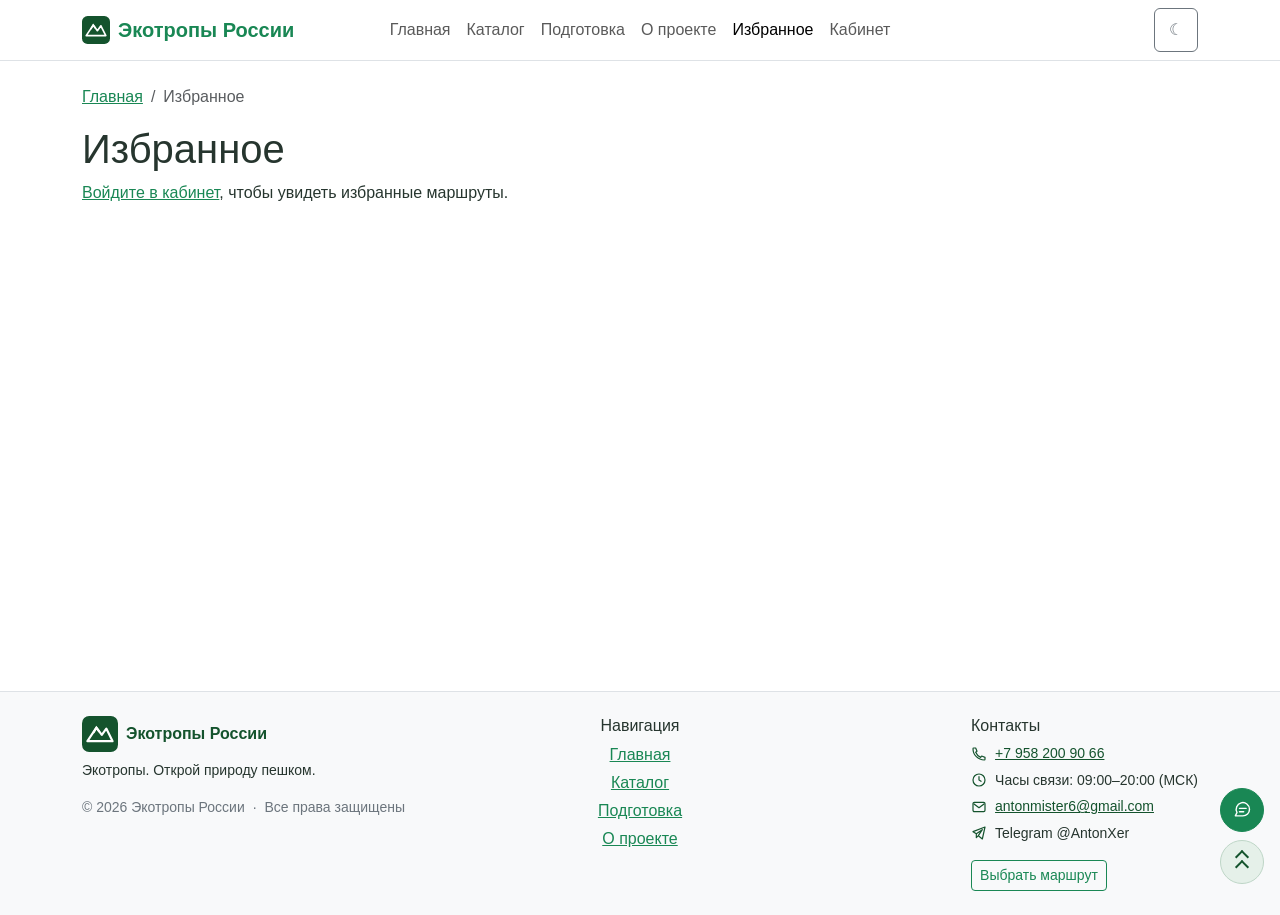
<file: favorites.html>
<!doctype html>
<html lang="ru">
<head>
  <meta charset="UTF-8">
  <meta name="viewport" content="width=device-width, initial-scale=1">
  <meta name="description" content="Избранное на сайте «Экотропы России».">
  <title>Избранное — Экотропы России</title>
  <script src="js/theme.js?v=20261113"></script>
  <link rel="stylesheet" href="vendor/bootstrap/css/bootstrap.min.css">
  <link rel="stylesheet" href="css/custom.css?v=20261114">
  <script src="vendor/bootstrap/js/bootstrap.bundle.min.js" defer></script>
  <script src="js/routes.js?v=20261114c" defer></script>
  <script src="js/main.js?v=20261113" defer></script>
  <script src="js/profile.js?v=20261113" defer></script>
  <script src="js/help.js?v=20261114b" defer></script>
</head>
<body id="top">
  <a class="visually-hidden-focusable" href="#main">Перейти к содержимому</a>
  <header class="sticky-top bg-body border-bottom">
    <nav class="navbar navbar-expand-lg site-navbar" aria-label="Основная навигация">
      <div class="container">
        <a class="navbar-brand d-inline-flex align-items-center gap-2 fw-bold text-success" href="index.html"><img src="images/logo.svg" width="28" height="28" alt="">Экотропы России</a>
        <button class="navbar-toggler" type="button" data-bs-toggle="collapse" data-bs-target="#site-menu" aria-controls="site-menu" aria-expanded="false" aria-label="Открыть меню"><span class="navbar-toggler-icon"></span></button>
        <div class="collapse navbar-collapse" id="site-menu">
          <ul class="navbar-nav text-center">
            <li class="nav-item"><a class="nav-link" href="index.html">Главная</a></li>
            <li class="nav-item"><a class="nav-link" href="catalog.html">Каталог</a></li>
            <li class="nav-item"><a class="nav-link" href="preparation.html">Подготовка</a></li>
            <li class="nav-item"><a class="nav-link" href="about.html">О проекте</a></li>
            <li class="nav-item"><a class="nav-link active" aria-current="page" href="favorites.html">Избранное</a></li>
            <li class="nav-item"><a class="nav-link" href="account.html">Кабинет</a></li>
          </ul>
        </div>
        <button class="btn btn-outline-secondary theme-toggle" id="theme-toggle" type="button" aria-label="Тёмная тема" disabled><span aria-hidden="true">☾</span></button>
      </div>
    </nav>
  </header>
  <main class="container py-4" id="main">
    <nav aria-label="Хлебные крошки">
      <ol class="breadcrumb">
        <li class="breadcrumb-item"><a class="link-success" href="index.html">Главная</a></li>
        <li class="breadcrumb-item active" aria-current="page">Избранное</li>
      </ol>
    </nav>
    <h1 id="favorites-title" tabindex="-1">Избранное</h1>
    <noscript><p class="alert alert-warning">Для просмотра избранного включите JavaScript.</p></noscript>
    <p id="favorites-login" hidden><a class="link-success" href="account.html">Войдите в кабинет</a>, чтобы увидеть избранные маршруты.</p>
    <p id="favorites-empty" hidden>Пока здесь пусто. Добавьте понравившиеся маршруты из <a class="link-success" href="catalog.html">каталога</a>.</p>
    <div class="row g-3" id="favorite-list"></div>
    <template id="favorite-template">
      <div class="col-12 col-md-6 col-lg-4">
        <article class="card h-100">
          <img class="card-img-top catalog-photo" alt="" loading="lazy">
          <div class="card-body d-flex flex-column">
            <h2 class="h5"></h2>
            <p class="small text-body-secondary"></p>
            <div class="d-flex gap-2 flex-wrap mt-auto">
              <a class="btn btn-outline-success">Подробнее</a>
              <button class="btn btn-outline-secondary" type="button" data-favorite></button>
            </div>
          </div>
        </article>
      </div>
    </template>
  </main>
  <footer class="bg-body-tertiary border-top py-4" id="contacts">
    <div class="container">
      <div class="footer-layout">
        <div>
          <a class="footer-brand d-inline-flex align-items-center gap-2 fw-bold mb-2" href="index.html"><img src="images/logo.svg" width="36" height="36" alt="">Экотропы России</a>
          <p class="small mb-3">Экотропы. Открой природу пешком.</p>
          <p class="small text-secondary mb-0">© 2026 Экотропы России <span aria-hidden="true" class="mx-1">·</span> Все права защищены</p>
        </div>
        <div class="footer-navigation">
          <h2 class="h6">Навигация</h2>
          <nav aria-label="Навигация в подвале" class="d-flex flex-column align-items-center gap-1">
            <a href="index.html" class="link-success">Главная</a>
            <a href="catalog.html" class="link-success">Каталог</a>
            <a href="preparation.html" class="link-success">Подготовка</a>
            <a href="about.html" class="link-success">О проекте</a>
          </nav>
        </div>
        <div class="footer-contacts">
          <h2 class="h6">Контакты</h2>
          <address class="small mb-3">
            <a class="contact-item" href="tel:+79582009066"><svg class="contact-icon" aria-hidden="true" width="16" height="16"><use href="images/contact-icons.svg#phone"></use></svg>+7 958 200 90 66</a>
            <span class="contact-item"><svg class="contact-icon" aria-hidden="true" width="16" height="16"><use href="images/contact-icons.svg#clock"></use></svg>Часы связи: 09:00–20:00 (МСК)</span>
            <a class="contact-item" href="mailto:antonmister6@gmail.com"><svg class="contact-icon" aria-hidden="true" width="16" height="16"><use href="images/contact-icons.svg#mail"></use></svg>antonmister6@gmail.com</a>
            <span class="contact-item"><svg class="contact-icon" aria-hidden="true" width="16" height="16"><use href="images/contact-icons.svg#telegram"></use></svg>Telegram @AntonXer</span>
          </address>
          <a class="btn btn-outline-success btn-sm" href="catalog.html">Выбрать маршрут</a>
        </div>
      </div>
    </div>
  </footer>
  <a class="back-to-top btn" href="#top" aria-label="Наверх" title="Наверх"><span aria-hidden="true"></span></a>
</body>
</html>
</file>
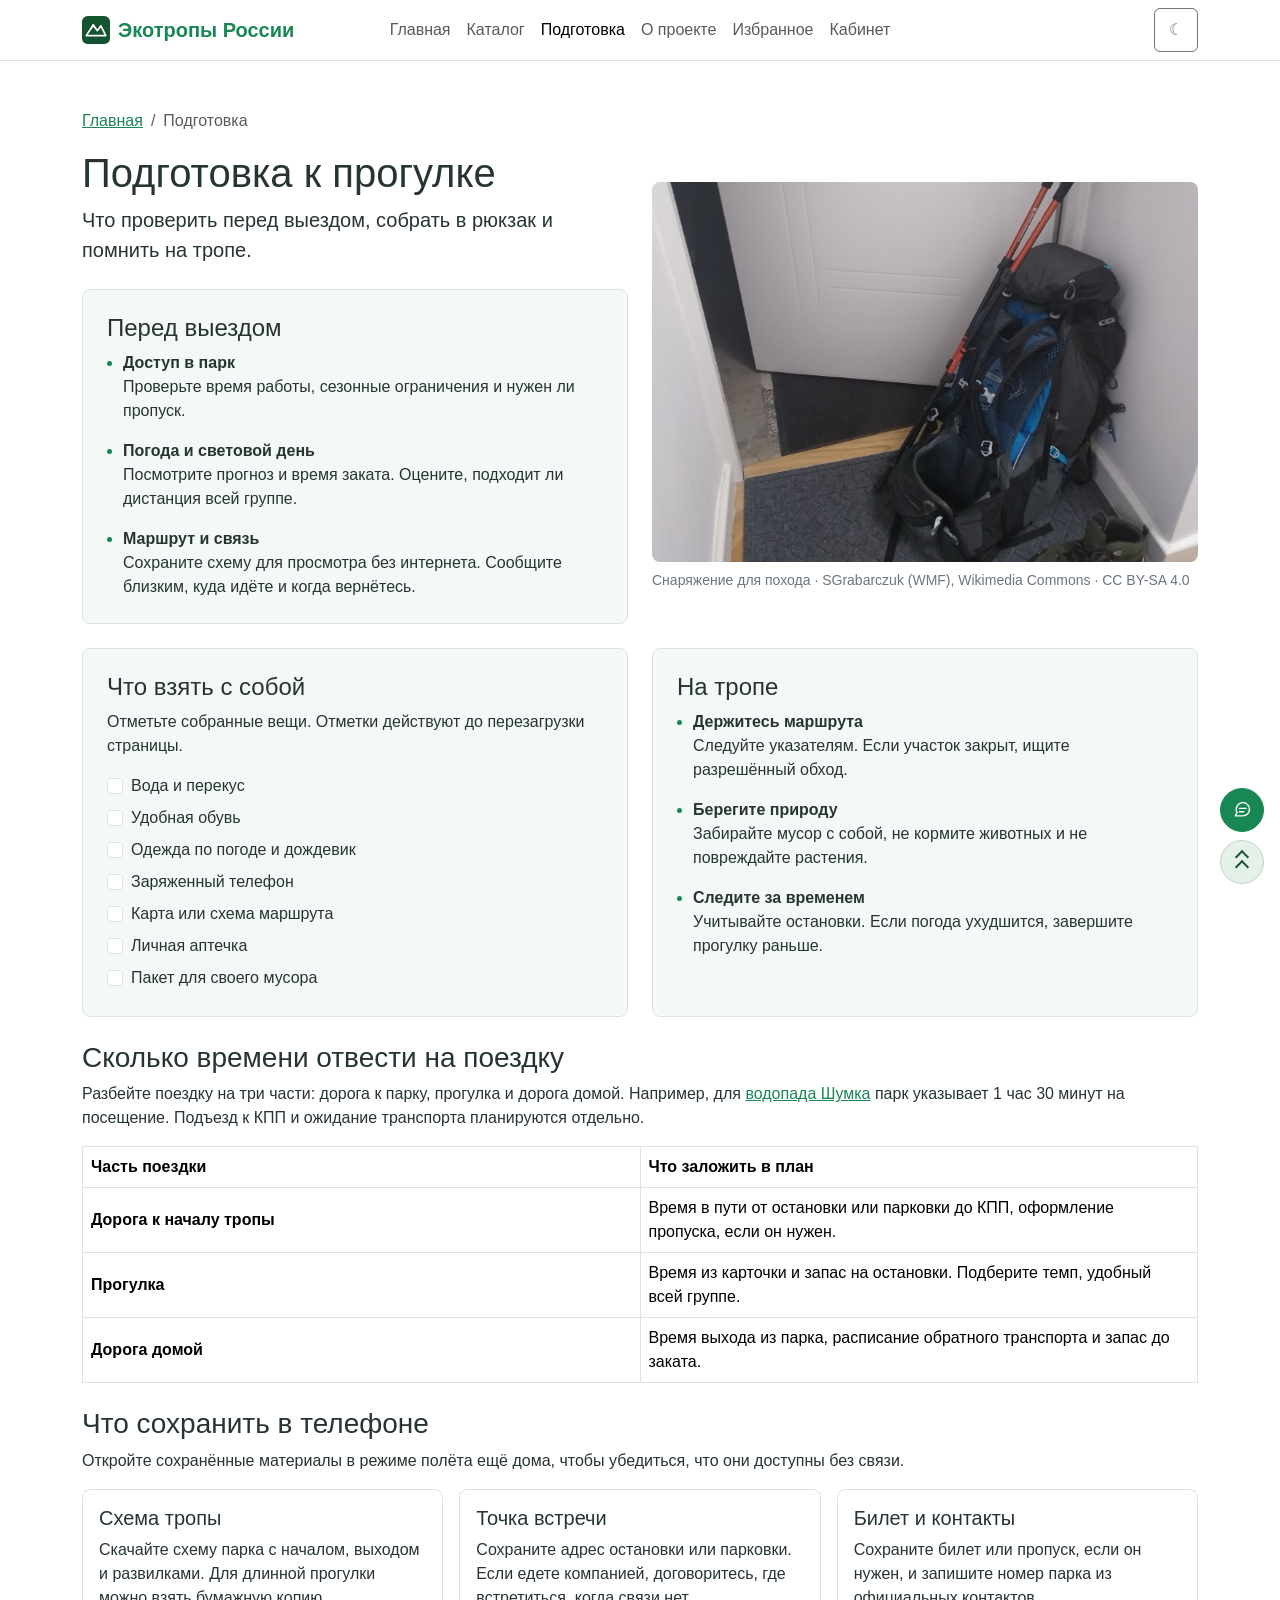
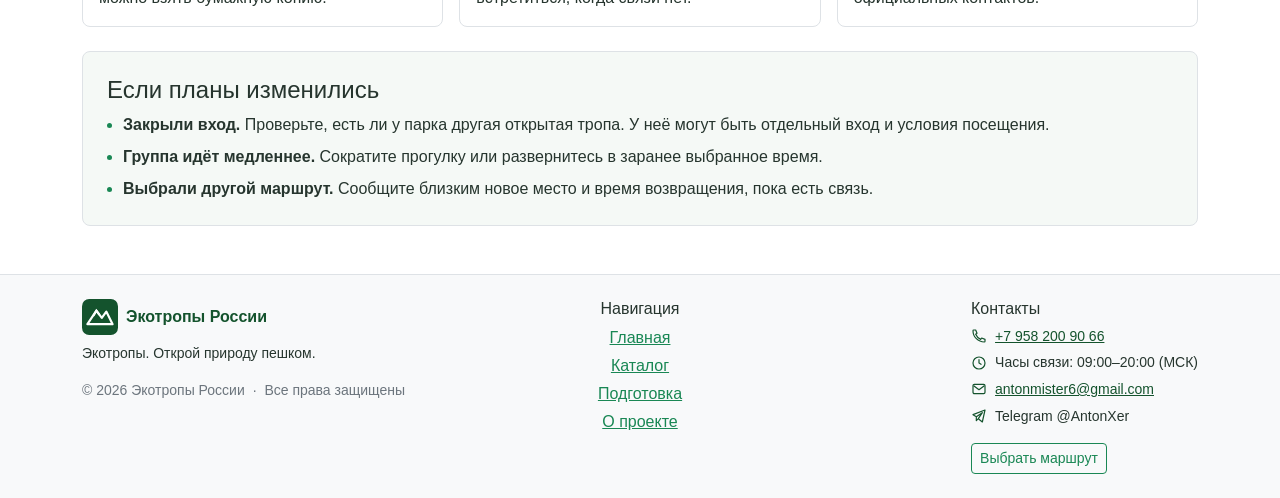
<file: preparation.html>
<!doctype html>
<html lang="ru">
<head>
  <meta charset="UTF-8">
  <meta name="viewport" content="width=device-width, initial-scale=1">
  <meta name="description" content="Список вещей для прогулки по экотропе и советы по подготовке к посещению национального парка.">
  <title>Подготовка к походу — Экотропы России</title>
  <script src="js/theme.js?v=20261113"></script>
  <link rel="stylesheet" href="vendor/bootstrap/css/bootstrap.min.css">
  <link rel="stylesheet" href="css/custom.css?v=20261114">
  <script src="vendor/bootstrap/js/bootstrap.bundle.min.js" defer></script>
  <script src="js/routes.js?v=20261114c" defer></script>
  <script src="js/main.js?v=20261113" defer></script>
  <script src="js/profile.js?v=20261113" defer></script>
  <script src="js/help.js?v=20261114b" defer></script>
</head>
<body id="top">
  <a class="visually-hidden-focusable" href="#main">Перейти к содержимому</a>
  <header class="sticky-top bg-body border-bottom">
    <nav class="navbar navbar-expand-lg site-navbar" aria-label="Основная навигация">
      <div class="container">
        <a class="navbar-brand d-inline-flex align-items-center gap-2 fw-bold text-success" href="index.html"><img src="images/logo.svg" width="28" height="28" alt="">Экотропы России</a>
        <button class="navbar-toggler" type="button" data-bs-toggle="collapse" data-bs-target="#site-menu" aria-controls="site-menu" aria-expanded="false" aria-label="Открыть меню"><span class="navbar-toggler-icon"></span></button>
        <div class="collapse navbar-collapse" id="site-menu">
          <ul class="navbar-nav text-center">
            <li class="nav-item"><a class="nav-link" href="index.html">Главная</a></li>
            <li class="nav-item"><a class="nav-link" href="catalog.html">Каталог</a></li>
            <li class="nav-item"><a class="nav-link active" aria-current="page" href="preparation.html">Подготовка</a></li>
            <li class="nav-item"><a class="nav-link" href="about.html">О проекте</a></li>
            <li class="nav-item"><a class="nav-link" href="favorites.html">Избранное</a></li>
            <li class="nav-item"><a class="nav-link" href="account.html">Кабинет</a></li>
          </ul>
        </div>
        <button class="btn btn-outline-secondary theme-toggle" id="theme-toggle" type="button" aria-label="Тёмная тема" disabled><span aria-hidden="true">☾</span></button>
      </div>
    </nav>
  </header>
  <main class="container py-4 py-md-5" id="main">
    <nav aria-label="Хлебные крошки">
      <ol class="breadcrumb">
        <li class="breadcrumb-item"><a class="link-success" href="index.html">Главная</a></li>
        <li class="breadcrumb-item active" aria-current="page">Подготовка</li>
      </ol>
    </nav>
    <div class="row g-4 align-items-center mb-4">
      <section class="col-12 col-lg-6" aria-labelledby="prep-title">
        <h1 id="prep-title">Подготовка к прогулке</h1>
        <p class="lead mb-4">Что проверить перед выездом, собрать в рюкзак и помнить на тропе.</p>
        <div class="prep-panel border rounded-3 p-3 p-md-4">
          <h2 class="h4" id="before-trip">Перед выездом</h2>
          <ul class="prep-list ps-3 mb-0">
            <li class="mb-3"><strong class="d-block">Доступ в парк</strong>Проверьте время работы, сезонные ограничения и нужен ли пропуск.</li>
            <li class="mb-3"><strong class="d-block">Погода и световой день</strong>Посмотрите прогноз и время заката. Оцените, подходит ли дистанция всей группе.</li>
            <li><strong class="d-block">Маршрут и связь</strong>Сохраните схему для просмотра без интернета. Сообщите близким, куда идёте и когда вернётесь.</li>
          </ul>
        </div>
      </section>
      <figure class="col-12 col-lg-6 mb-0">
        <img class="prep-photo rounded-3" src="images/gear.jpg" width="750" height="1000" alt="Походный рюкзак, ботинки и треккинговые палки">
        <figcaption class="small text-secondary mt-2">Снаряжение для похода · SGrabarczuk (WMF), Wikimedia Commons · CC BY-SA 4.0</figcaption>
      </figure>
    </div>

    <div class="row g-4">
      <section class="col-12 col-md-6" aria-labelledby="packing-title">
        <div class="prep-panel border rounded-3 h-100 p-3 p-md-4">
          <h2 class="h4" id="packing-title">Что взять с собой</h2>
          <p>Отметьте собранные вещи. Отметки действуют до перезагрузки страницы.</p>
          <div class="form-check mb-2"><input class="form-check-input" type="checkbox" id="packing-0"><label class="form-check-label" for="packing-0">Вода и перекус</label></div>
          <div class="form-check mb-2"><input class="form-check-input" type="checkbox" id="packing-1"><label class="form-check-label" for="packing-1">Удобная обувь</label></div>
          <div class="form-check mb-2"><input class="form-check-input" type="checkbox" id="packing-2"><label class="form-check-label" for="packing-2">Одежда по погоде и дождевик</label></div>
          <div class="form-check mb-2"><input class="form-check-input" type="checkbox" id="packing-3"><label class="form-check-label" for="packing-3">Заряженный телефон</label></div>
          <div class="form-check mb-2"><input class="form-check-input" type="checkbox" id="packing-4"><label class="form-check-label" for="packing-4">Карта или схема маршрута</label></div>
          <div class="form-check mb-2"><input class="form-check-input" type="checkbox" id="packing-5"><label class="form-check-label" for="packing-5">Личная аптечка</label></div>
          <div class="form-check"><input class="form-check-input" type="checkbox" id="packing-6"><label class="form-check-label" for="packing-6">Пакет для своего мусора</label></div>
        </div>
      </section>
      <section class="col-12 col-md-6" aria-labelledby="on-trail-title">
        <div class="prep-panel border rounded-3 h-100 p-3 p-md-4">
          <h2 class="h4" id="on-trail-title">На тропе</h2>
          <ul class="prep-list ps-3 mb-0">
            <li class="mb-3"><strong class="d-block">Держитесь маршрута</strong>Следуйте указателям. Если участок закрыт, ищите разрешённый обход.</li>
            <li class="mb-3"><strong class="d-block">Берегите природу</strong>Забирайте мусор с собой, не кормите животных и не повреждайте растения.</li>
            <li><strong class="d-block">Следите за временем</strong>Учитывайте остановки. Если погода ухудшится, завершите прогулку раньше.</li>
          </ul>
        </div>
      </section>
    </div>

    <section class="mt-4" aria-labelledby="time-plan-title">
      <h2 class="h3" id="time-plan-title">Сколько времени отвести на поездку</h2>
      <p>Разбейте поездку на три части: дорога к парку, прогулка и дорога домой. Например, для <a class="link-success" href="route.html?id=shumka">водопада Шумка</a> парк указывает 1 час 30 минут на посещение. Подъезд к КПП и ожидание транспорта планируются отдельно.</p>
      <div class="table-responsive">
        <table class="table table-bordered align-middle mb-0">
          <thead><tr><th scope="col">Часть поездки</th><th scope="col">Что заложить в план</th></tr></thead>
          <tbody>
            <tr><th scope="row">Дорога к началу тропы</th><td>Время в пути от остановки или парковки до КПП, оформление пропуска, если он нужен.</td></tr>
            <tr><th scope="row">Прогулка</th><td>Время из карточки и запас на остановки. Подберите темп, удобный всей группе.</td></tr>
            <tr><th scope="row">Дорога домой</th><td>Время выхода из парка, расписание обратного транспорта и запас до заката.</td></tr>
          </tbody>
        </table>
      </div>
    </section>

    <section class="mt-4" aria-labelledby="offline-title">
      <h2 class="h3" id="offline-title">Что сохранить в телефоне</h2>
      <p>Откройте сохранённые материалы в режиме полёта ещё дома, чтобы убедиться, что они доступны без связи.</p>
      <div class="row g-3">
        <div class="col-12 col-md-4"><article class="border rounded-3 p-3 h-100"><h3 class="h5">Схема тропы</h3><p class="mb-0">Скачайте схему парка с началом, выходом и развилками. Для длинной прогулки можно взять бумажную копию.</p></article></div>
        <div class="col-12 col-md-4"><article class="border rounded-3 p-3 h-100"><h3 class="h5">Точка встречи</h3><p class="mb-0">Сохраните адрес остановки или парковки. Если едете компанией, договоритесь, где встретиться, когда связи нет.</p></article></div>
        <div class="col-12 col-md-4"><article class="border rounded-3 p-3 h-100"><h3 class="h5">Билет и контакты</h3><p class="mb-0">Сохраните билет или пропуск, если он нужен, и запишите номер парка из официальных контактов.</p></article></div>
      </div>
    </section>

    <section class="prep-panel border rounded-3 p-3 p-md-4 mt-4" aria-labelledby="backup-title">
      <h2 class="h4" id="backup-title">Если планы изменились</h2>
      <ul class="prep-list ps-3 mb-0">
        <li class="mb-2"><strong>Закрыли вход.</strong> Проверьте, есть ли у парка другая открытая тропа. У неё могут быть отдельный вход и условия посещения.</li>
        <li class="mb-2"><strong>Группа идёт медленнее.</strong> Сократите прогулку или развернитесь в заранее выбранное время.</li>
        <li><strong>Выбрали другой маршрут.</strong> Сообщите близким новое место и время возвращения, пока есть связь.</li>
      </ul>
    </section>
  </main>
  <footer class="bg-body-tertiary border-top py-4" id="contacts">
    <div class="container">
      <div class="footer-layout">
        <div>
          <a class="footer-brand d-inline-flex align-items-center gap-2 fw-bold mb-2" href="index.html"><img src="images/logo.svg" width="36" height="36" alt="">Экотропы России</a>
          <p class="small mb-3">Экотропы. Открой природу пешком.</p>
          <p class="small text-secondary mb-0">© 2026 Экотропы России <span aria-hidden="true" class="mx-1">·</span> Все права защищены</p>
        </div>
        <div class="footer-navigation">
          <h2 class="h6">Навигация</h2>
          <nav aria-label="Навигация в подвале" class="d-flex flex-column align-items-center gap-1">
            <a href="index.html" class="link-success">Главная</a>
            <a href="catalog.html" class="link-success">Каталог</a>
            <a href="preparation.html" class="link-success">Подготовка</a>
            <a href="about.html" class="link-success">О проекте</a>
          </nav>
        </div>
        <div class="footer-contacts">
          <h2 class="h6">Контакты</h2>
          <address class="small mb-3">
            <a class="contact-item" href="tel:+79582009066"><svg class="contact-icon" aria-hidden="true" width="16" height="16"><use href="images/contact-icons.svg#phone"></use></svg>+7 958 200 90 66</a>
            <span class="contact-item"><svg class="contact-icon" aria-hidden="true" width="16" height="16"><use href="images/contact-icons.svg#clock"></use></svg>Часы связи: 09:00–20:00 (МСК)</span>
            <a class="contact-item" href="mailto:antonmister6@gmail.com"><svg class="contact-icon" aria-hidden="true" width="16" height="16"><use href="images/contact-icons.svg#mail"></use></svg>antonmister6@gmail.com</a>
            <span class="contact-item"><svg class="contact-icon" aria-hidden="true" width="16" height="16"><use href="images/contact-icons.svg#telegram"></use></svg>Telegram @AntonXer</span>
          </address>
          <a class="btn btn-outline-success btn-sm" href="catalog.html">Выбрать маршрут</a>
        </div>
      </div>
    </div>
  </footer>
  <a class="back-to-top btn" href="#top" aria-label="Наверх" title="Наверх"><span aria-hidden="true"></span></a>
</body>
</html>
</file>
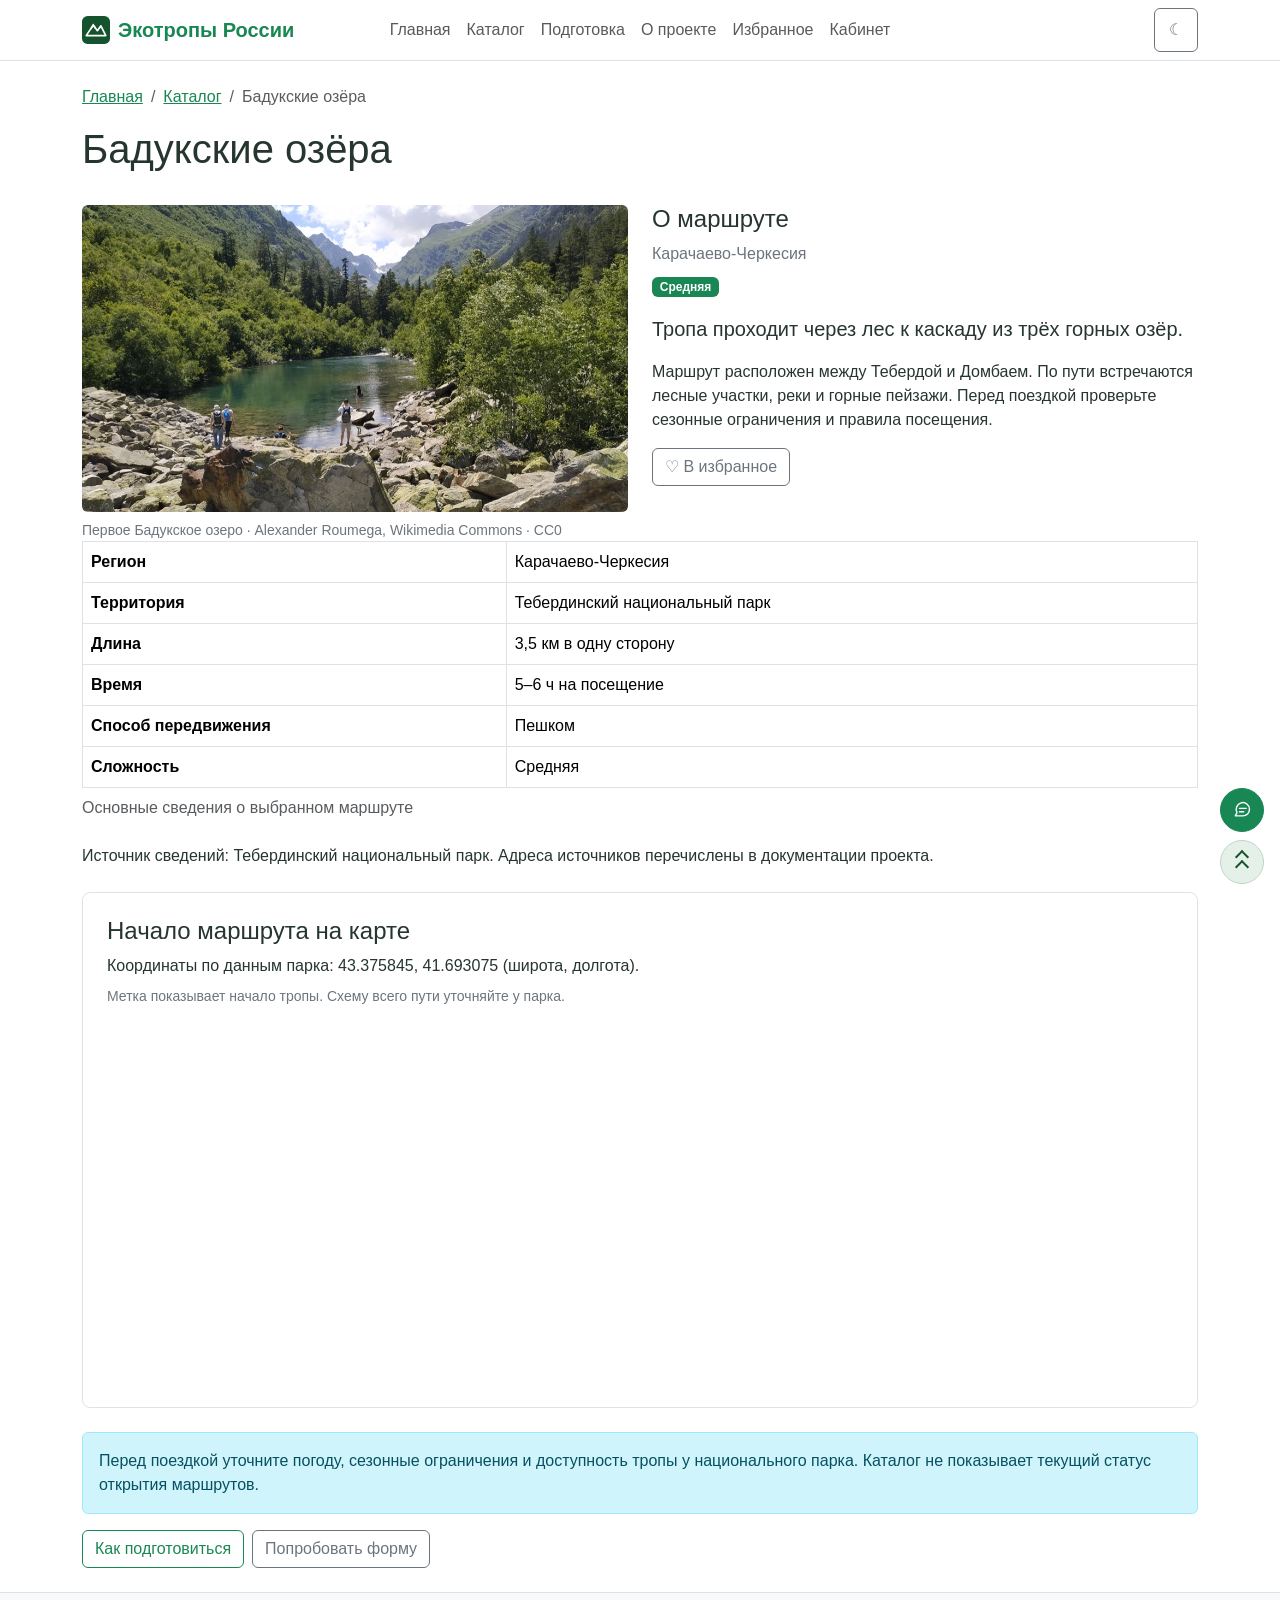
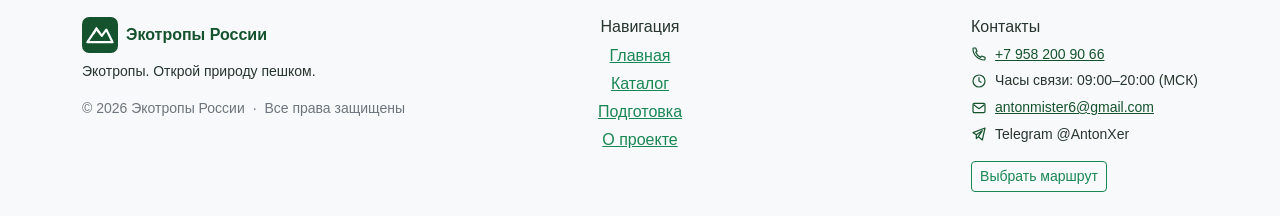
<file: route.html>
<!doctype html>
<html lang="ru">
<head>
  <meta charset="UTF-8">
  <meta name="viewport" content="width=device-width, initial-scale=1">
  <meta name="description" content="Описание пешего маршрута: расстояние, регион, особенности и официальный источник.">
  <title>Описание маршрута — Экотропы России</title>
  <script src="js/theme.js?v=20261113"></script>
  <link rel="stylesheet" href="vendor/bootstrap/css/bootstrap.min.css">
  <link rel="stylesheet" href="css/custom.css?v=20261114">
  <script src="vendor/bootstrap/js/bootstrap.bundle.min.js" defer></script>
  <script src="js/routes.js?v=20261114c" defer></script>
  <script src="js/main.js?v=20261113" defer></script>
  <script src="js/profile.js?v=20261113" defer></script>
  <script src="js/help.js?v=20261114b" defer></script>
</head>
<body id="top">
  <a class="visually-hidden-focusable" href="#main">Перейти к содержимому</a>
  <header class="sticky-top bg-body border-bottom">
    <nav class="navbar navbar-expand-lg site-navbar" aria-label="Основная навигация">
      <div class="container">
        <a class="navbar-brand d-inline-flex align-items-center gap-2 fw-bold text-success" href="index.html"><img src="images/logo.svg" width="28" height="28" alt="">Экотропы России</a>
        <button class="navbar-toggler" type="button" data-bs-toggle="collapse" data-bs-target="#site-menu" aria-controls="site-menu" aria-expanded="false" aria-label="Открыть меню"><span class="navbar-toggler-icon"></span></button>
        <div class="collapse navbar-collapse" id="site-menu">
          <ul class="navbar-nav text-center">
            <li class="nav-item"><a class="nav-link" href="index.html">Главная</a></li>
            <li class="nav-item"><a class="nav-link" href="catalog.html">Каталог</a></li>
            <li class="nav-item"><a class="nav-link" href="preparation.html">Подготовка</a></li>
            <li class="nav-item"><a class="nav-link" href="about.html">О проекте</a></li>
            <li class="nav-item"><a class="nav-link" href="favorites.html">Избранное</a></li>
            <li class="nav-item"><a class="nav-link" href="account.html">Кабинет</a></li>
          </ul>
        </div>
        <button class="btn btn-outline-secondary theme-toggle" id="theme-toggle" type="button" aria-label="Тёмная тема" disabled><span aria-hidden="true">☾</span></button>
      </div>
    </nav>
  </header>
  <main class="container py-4" id="main">
    <nav aria-label="Хлебные крошки">
      <ol class="breadcrumb">
        <li class="breadcrumb-item"><a class="link-success" href="index.html">Главная</a></li>
        <li class="breadcrumb-item"><a class="link-success" href="catalog.html">Каталог</a></li>
        <li class="breadcrumb-item active" aria-current="page">Маршрут</li>
      </ol>
    </nav>
    <h1 id="route-title">Описание маршрута</h1>
    <noscript><p class="alert alert-warning">Включите JavaScript для просмотра выбранного маршрута. Источники данных — Тебердинский национальный парк и «Красноярские Столбы».</p></noscript>
    <div id="route-error" class="alert alert-warning" hidden>Такой маршрут не найден. <a href="catalog.html">Вернитесь в каталог</a> и выберите маршрут из списка.</div>
    <section id="route-details" hidden>
      <div class="row g-4 mt-1">
        <div id="route-photo" class="col-12 col-lg-6" hidden>
          <div class="route-gallery">
            <template>
              <figure class="mb-0">
                <img class="img-fluid rounded" alt="">
                <figcaption class="small text-secondary mt-2"></figcaption>
              </figure>
            </template>
          </div>
        </div>
        <section class="col-12" aria-labelledby="route-about">
          <h2 id="route-about" class="h4">О маршруте</h2>
          <p id="route-region" class="text-secondary mb-2"></p>
          <p><span id="route-level" class="badge text-bg-success"></span></p>
          <p id="route-description" class="lead"></p>
          <p id="route-text"></p>
          <button class="btn btn-outline-secondary" type="button" data-favorite disabled>♡ В избранное</button>
        </section>
      </div>
      <div class="table-responsive"><table class="table table-bordered"><caption>Основные сведения о выбранном маршруте</caption><tbody><tr><th scope="row">Регион</th><td id="table-region"></td></tr><tr><th scope="row">Территория</th><td id="table-park"></td></tr><tr><th scope="row">Длина</th><td id="table-length"></td></tr><tr><th scope="row">Время</th><td id="table-time"></td></tr><tr><th scope="row">Способ передвижения</th><td>Пешком</td></tr><tr><th scope="row">Сложность</th><td id="table-level"></td></tr></tbody></table></div>
      <p>Источник сведений: <span id="route-source"></span>. Адреса источников перечислены в документации проекта.</p>
      <section class="my-4 p-3 p-md-4 border rounded-3" aria-labelledby="route-map-title">
        <h2 class="h4" id="route-map-title">Начало маршрута на карте</h2>
        <p class="mb-2">Координаты по данным парка: <span id="route-coordinates"></span> (широта, долгота).</p>
        <p class="small text-secondary">Метка показывает начало тропы. Схему всего пути уточняйте у парка.</p>
        <iframe id="route-map" class="route-map mt-3 rounded" title="Яндекс Карта — начало маршрута"></iframe>
      </section>
      <div class="alert alert-info">Перед поездкой уточните погоду, сезонные ограничения и доступность тропы у национального парка. Каталог не показывает текущий статус открытия маршрутов.</div>
      <div class="d-flex flex-wrap gap-2">
        <a class="btn btn-outline-success" href="preparation.html">Как подготовиться</a>
        <button id="route-question" class="btn btn-outline-secondary" type="button" data-bs-toggle="modal" data-bs-target="#feedbackModal">Попробовать форму</button>
      </div>
    </section>
  </main>
  <footer class="bg-body-tertiary border-top py-4" id="contacts">
    <div class="container">
      <div class="footer-layout">
        <div>
          <a class="footer-brand d-inline-flex align-items-center gap-2 fw-bold mb-2" href="index.html"><img src="images/logo.svg" width="36" height="36" alt="">Экотропы России</a>
          <p class="small mb-3">Экотропы. Открой природу пешком.</p>
          <p class="small text-secondary mb-0">© 2026 Экотропы России <span aria-hidden="true" class="mx-1">·</span> Все права защищены</p>
        </div>
        <div class="footer-navigation">
          <h2 class="h6">Навигация</h2>
          <nav aria-label="Навигация в подвале" class="d-flex flex-column align-items-center gap-1">
            <a href="index.html" class="link-success">Главная</a>
            <a href="catalog.html" class="link-success">Каталог</a>
            <a href="preparation.html" class="link-success">Подготовка</a>
            <a href="about.html" class="link-success">О проекте</a>
          </nav>
        </div>
        <div class="footer-contacts">
          <h2 class="h6">Контакты</h2>
          <address class="small mb-3">
            <a class="contact-item" href="tel:+79582009066"><svg class="contact-icon" aria-hidden="true" width="16" height="16"><use href="images/contact-icons.svg#phone"></use></svg>+7 958 200 90 66</a>
            <span class="contact-item"><svg class="contact-icon" aria-hidden="true" width="16" height="16"><use href="images/contact-icons.svg#clock"></use></svg>Часы связи: 09:00–20:00 (МСК)</span>
            <a class="contact-item" href="mailto:antonmister6@gmail.com"><svg class="contact-icon" aria-hidden="true" width="16" height="16"><use href="images/contact-icons.svg#mail"></use></svg>antonmister6@gmail.com</a>
            <span class="contact-item"><svg class="contact-icon" aria-hidden="true" width="16" height="16"><use href="images/contact-icons.svg#telegram"></use></svg>Telegram @AntonXer</span>
          </address>
          <a class="btn btn-outline-success btn-sm" href="catalog.html">Выбрать маршрут</a>
        </div>
      </div>
    </div>
  </footer>
  <a class="back-to-top btn" href="#top" aria-label="Наверх" title="Наверх"><span aria-hidden="true"></span></a>
  <div class="modal fade" id="feedbackModal" tabindex="-1" aria-labelledby="feedback-title" aria-hidden="true">
    <div class="modal-dialog modal-dialog-centered modal-dialog-scrollable">
      <div class="modal-content">
        <div class="modal-header"><h2 class="modal-title fs-5" id="feedback-title">Вопрос о маршруте</h2><button type="button" class="btn-close" data-bs-dismiss="modal" aria-label="Закрыть"></button></div>
        <div class="modal-body">
          <p class="alert alert-info small" id="form-note">Демонстрационная форма проверяет поля в браузере. Данные не отправляются и не сохраняются.</p>
          <form id="feedback-form" aria-describedby="form-note">
            <div class="mb-3"><label class="form-label" for="name">Имя *</label><input class="form-control" id="name" name="name" type="text" minlength="2" maxlength="80" autocomplete="given-name" required></div>
            <div class="mb-3"><label class="form-label" for="email">Электронная почта *</label><input class="form-control" id="email" name="email" type="email" autocomplete="email" required></div>
            <div class="mb-3"><label class="form-label" for="phone">Телефон *</label><div class="input-group"><span class="input-group-text" id="phone-prefix">+7</span><input class="form-control" id="phone" name="phone" type="tel" inputmode="numeric" pattern="[0-9]{10}" maxlength="10" autocomplete="tel-national" aria-describedby="phone-prefix phone-hint" required></div><div class="form-text" id="phone-hint">10 цифр без +7, например 9001234567.</div></div>
            <div class="mb-3"><label class="form-label" for="route-select">Маршрут *</label><select class="form-select" id="route-select" name="route" required><option value="">Выберите маршрут</option><option value="baduk">Бадукские озёра</option><option value="shumka">Водопад Шумка</option><option value="sculptor">Природа — великий скульптор</option><option value="laleto">Лалетинский</option><option value="book">Книга природы</option><option value="white">Белая тропа</option><option value="kazachiy">Казачий водопад</option><option value="siberia">Заповедная Сибирь</option><option value="climate">Природа и климат</option></select></div>
            <div class="mb-3"><label class="form-label" for="comment">Вопрос или комментарий</label><textarea class="form-control" id="comment" name="comment" rows="3" maxlength="1000"></textarea></div>
            <div class="form-check mb-3"><input class="form-check-input" type="checkbox" id="consent" name="consent" value="yes" required><label class="form-check-label" for="consent">Согласен на проверку данных в браузере без отправки и сохранения *</label></div>
            <p class="small text-secondary">* Обязательные поля.</p><button class="btn btn-success" type="submit" disabled>Проверить обращение</button>
          </form>
          <div class="alert alert-success mt-3" id="form-result" role="status" tabindex="-1" hidden>Поля заполнены верно. Данные не отправлены и не сохранены.</div>
        </div>
      </div>
    </div>
  </div>
</body>
</html>
</file>
<file: css/custom.css>
/* Небольшие дополнения к Bootstrap. Сетка и компоненты остаются библиотечными. */
:root {
  --site-text: #26352e;
  --site-green: #14532d;
  --site-hero: #edf5ef;
  --site-panel: #f5f9f6;
}
[data-bs-theme="dark"] {
  --site-text: #e1eae4;
  --site-green: #9bd6ad;
  --site-hero: #233b2d;
  --site-panel: #26342c;
}
body { font-family: Arial, sans-serif; color: var(--site-text); }
main { min-height: 70vh; }
html { scroll-padding-top: 5rem; }
.hero { background-color: var(--site-hero); }
.prep-panel { background-color: var(--site-panel); }
.prep-list li::marker { color: #198754; }
.route-map { display: block; width: 100%; height: 360px; border: 0; }
.hero-kicker, .footer-brand, footer address a { color: var(--site-green); }
.footer-brand { text-decoration: none; }
.footer-brand:hover { text-decoration: underline; }
.footer-layout { display: grid; gap: 1.25rem; }
.footer-navigation { text-align: center; }
.contact-item { display: flex; align-items: center; gap: .5rem; margin-bottom: .35rem; }
.contact-icon { flex: 0 0 1rem; color: var(--site-green); }
[data-bs-theme="dark"] .link-success,
[data-bs-theme="dark"] .navbar-brand { color: var(--site-green) !important; }
[data-bs-theme="dark"] .btn-outline-success {
  --bs-btn-color: var(--site-green);
  --bs-btn-border-color: var(--site-green);
}
.profile-form { max-width: 36rem; }
.personal-description { overflow-wrap: anywhere; white-space: pre-wrap; }
.theme-toggle { min-width: 44px; min-height: 44px; }
.theme-toggle span { display: inline-block; }
@media (prefers-reduced-motion: no-preference) {
  .theme-transition :is(body, header, footer, .hero, .prep-panel, .card) {
    transition: background-color .25s ease, color .25s ease, border-color .25s ease;
  }
  .theme-toggle span { transition: transform .25s ease; }
  [data-bs-theme="dark"] .theme-toggle span { transform: rotate(40deg); }
}
@media (max-width: 991px) {
  .site-navbar > .container {
    display: grid;
    grid-template-columns: minmax(0, 1fr) auto auto;
    gap: .4rem;
  }
  .site-navbar .navbar-brand { margin-right: 0; }
  .site-navbar .navbar-toggler { grid-column: 3; grid-row: 1; }
  .site-navbar .theme-toggle { grid-column: 2; grid-row: 1; }
  .site-navbar .navbar-collapse { grid-column: 1 / -1; }
}
@media (min-width: 768px) {
  .footer-layout {
    grid-template-columns: minmax(0, 1fr) auto minmax(0, 1fr);
    column-gap: 1.5rem;
  }
  .footer-contacts { justify-self: end; }
}
@media (min-width: 992px) {
  .site-navbar > .container {
    display: grid;
    grid-template-columns: minmax(0, 1fr) auto minmax(0, 1fr);
  }
  .site-navbar .navbar-brand { justify-self: start; }
  .site-navbar .theme-toggle { justify-self: end; }
}
.back-to-top {
  position: fixed;
  right: 1rem;
  bottom: 1rem;
  z-index: 1025;
  display: grid;
  place-items: center;
  width: 44px;
  height: 44px;
  border-radius: 50%;
  --bs-btn-color: #14532d;
  --bs-btn-bg: #e5f0e9;
  --bs-btn-border-color: #bdd5c6;
  --bs-btn-hover-color: #14532d;
  --bs-btn-hover-bg: #d3e7da;
  --bs-btn-hover-border-color: #8eb6a0;
  --bs-btn-active-color: #14532d;
  --bs-btn-active-bg: #c7dfd0;
  --bs-btn-active-border-color: #8eb6a0;
  --bs-btn-focus-shadow-rgb: 25, 135, 84;
}
.back-to-top span::before,
.back-to-top span::after {
  content: "";
  display: block;
  width: 10px;
  height: 10px;
  border-top: 2px solid currentColor;
  border-left: 2px solid currentColor;
  transform: rotate(45deg);
}
.hero-photo { width: 100%; max-height: 300px; object-fit: cover; }
.prep-photo { display: block; width: 100%; height: clamp(230px, 45vw, 380px); object-fit: cover; object-position: center 72%; }
.catalog-photo { width: 100%; height: auto; aspect-ratio: 16 / 9; object-fit: cover; }
.route-gallery img { width: auto; max-height: 360px; }
.route-gallery--pair {
  display: grid;
  grid-template-columns: repeat(2, minmax(0, 1fr));
  gap: .75rem;
}
.route-gallery--pair img { width: 100%; aspect-ratio: 3 / 4; object-fit: cover; }
.card-title { line-height: 1.4; }
.card:hover { border-color: #198754; }
.table th { width: 38%; }
[hidden] { display: none !important; }
@media (max-width: 575px) {
  h1 { font-size: 1.9rem; }
  .navbar-brand { font-size: 1.1rem; }
}

.help-open {
  position: fixed;
  right: 1rem;
  bottom: 4.25rem;
  z-index: 1025;
  width: 44px;
  height: 44px;
  display: grid;
  place-items: center;
  padding: 0;
}

.help-dialog {
  position: fixed;
  inset: auto 1rem 1rem auto;
  margin: 0;
  padding: 0;
  width: min(26rem, calc(100vw - 2rem));
  max-height: calc(100dvh - 2rem);
  overflow: auto;
}

.help-dialog[open] { display: flex; flex-direction: column; }
.help-dialog::backdrop { background: rgb(0 0 0 / 25%); }
.help-log {
  display: flex;
  flex-direction: column;
  gap: .5rem;
  min-height: 4rem;
  height: min(17rem, 35dvh);
  overflow-y: auto;
}
.help-controls { flex-shrink: 0; }
.help-controls input { min-width: 0; }
.help-message {
  align-self: flex-start;
  max-width: 92%;
  padding: .55rem .75rem;
  border-radius: .65rem;
  background: var(--bs-tertiary-bg);
  overflow-wrap: anywhere;
  font-size: .9rem;
}
.help-message--user {
  align-self: flex-end;
  background: var(--bs-success-bg-subtle);
  color: var(--bs-success-text-emphasis);
}
</file>
